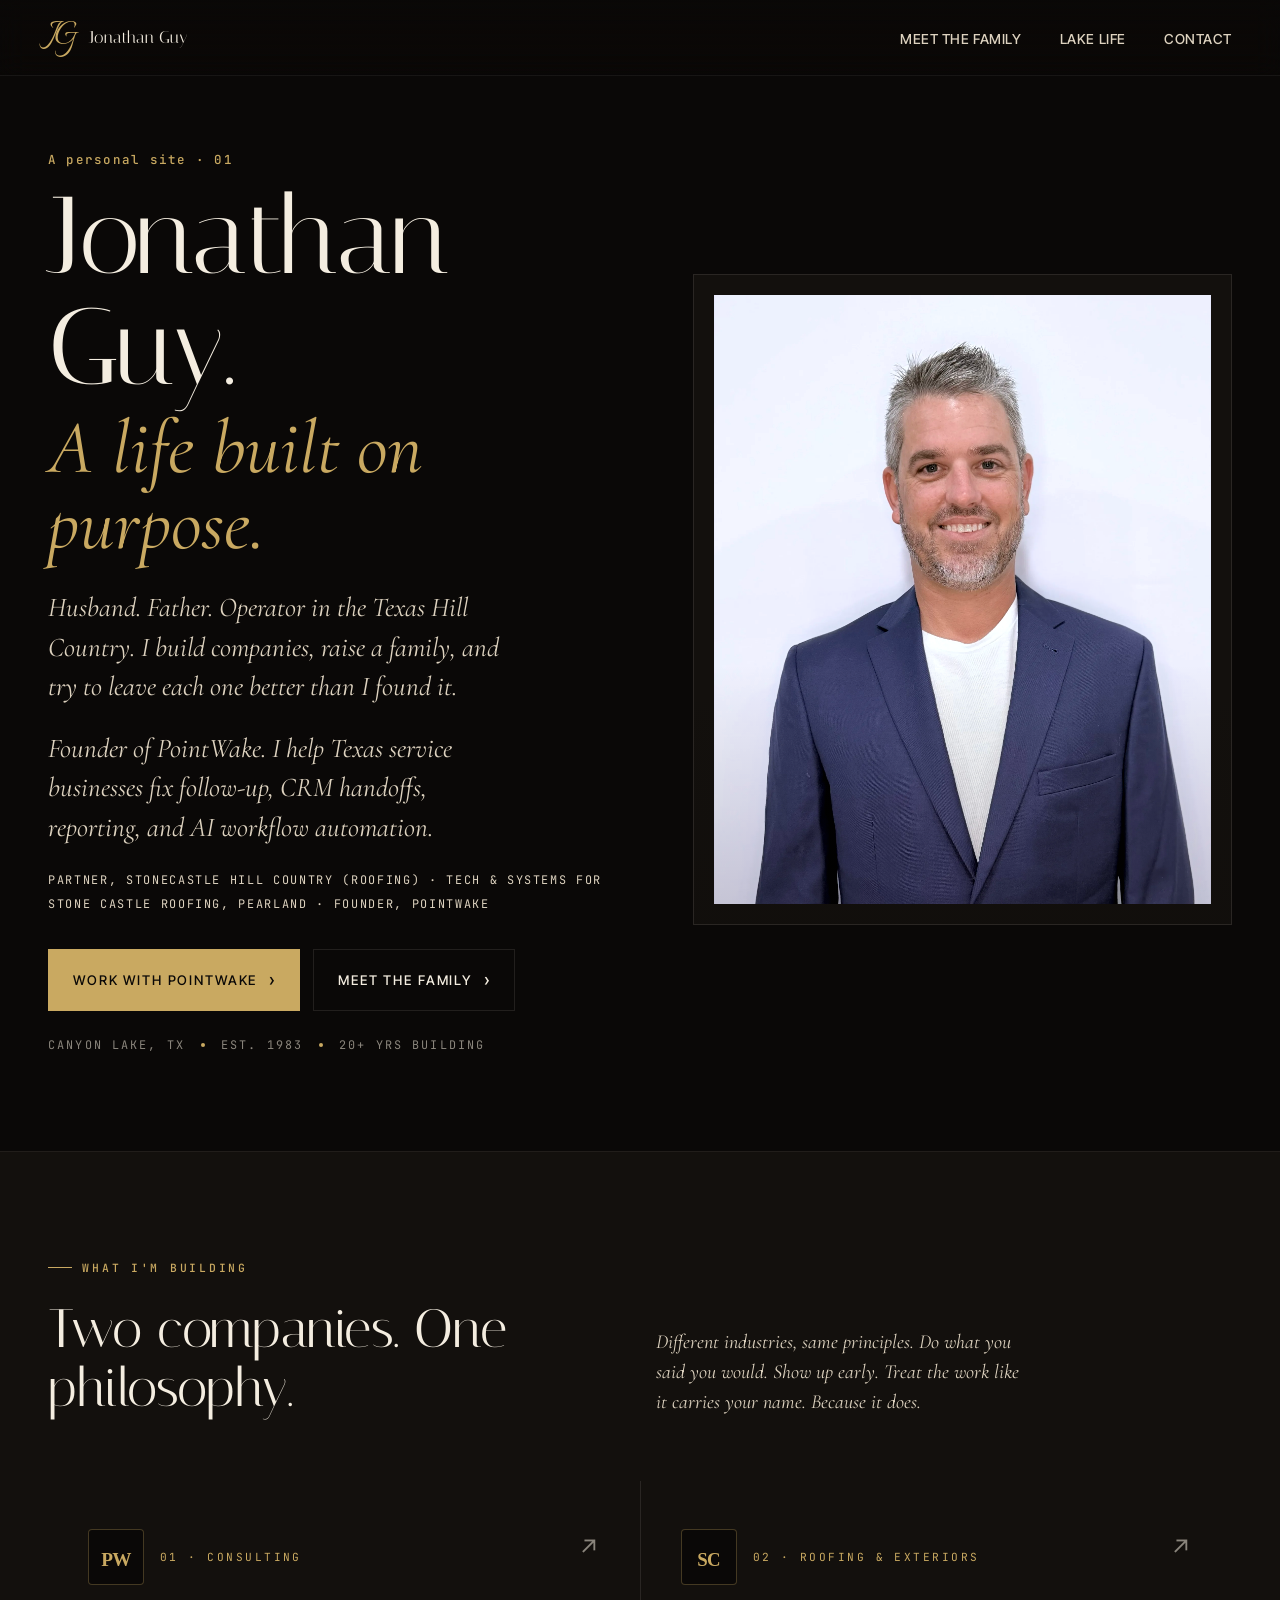
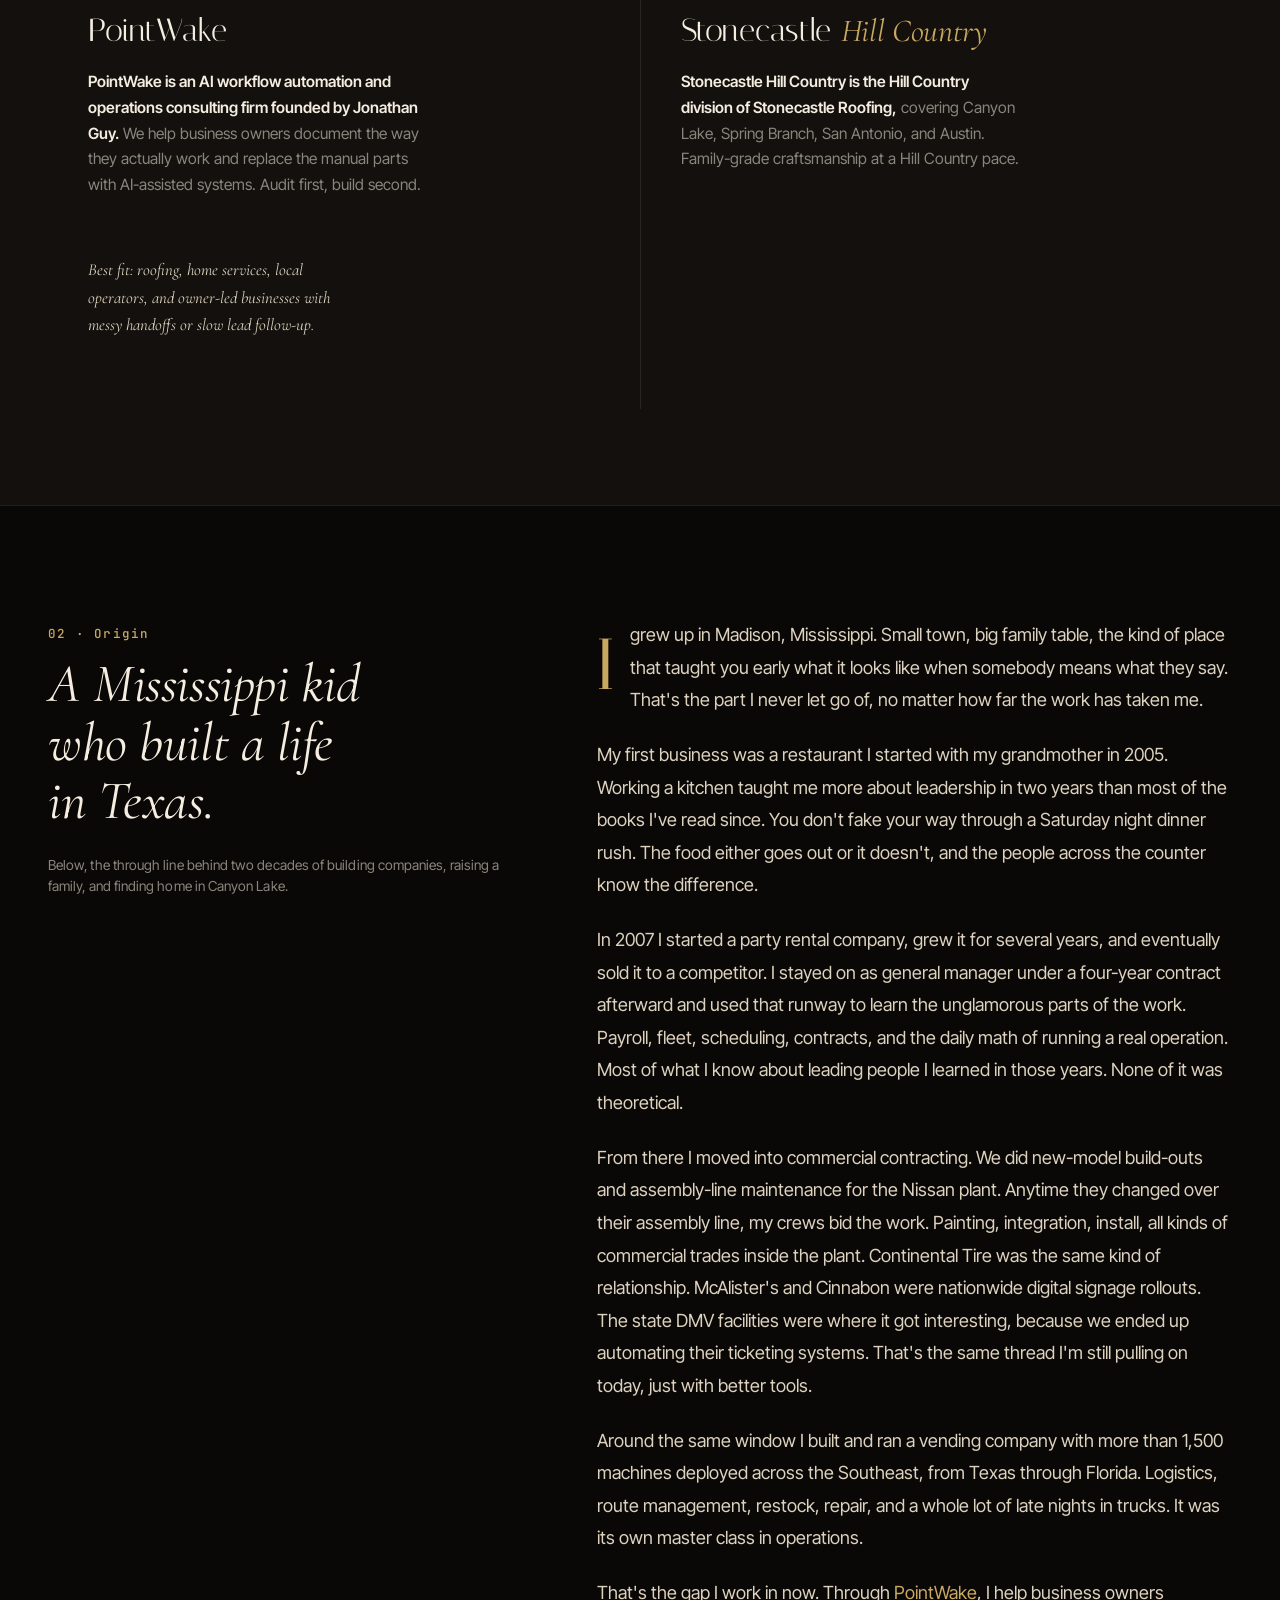
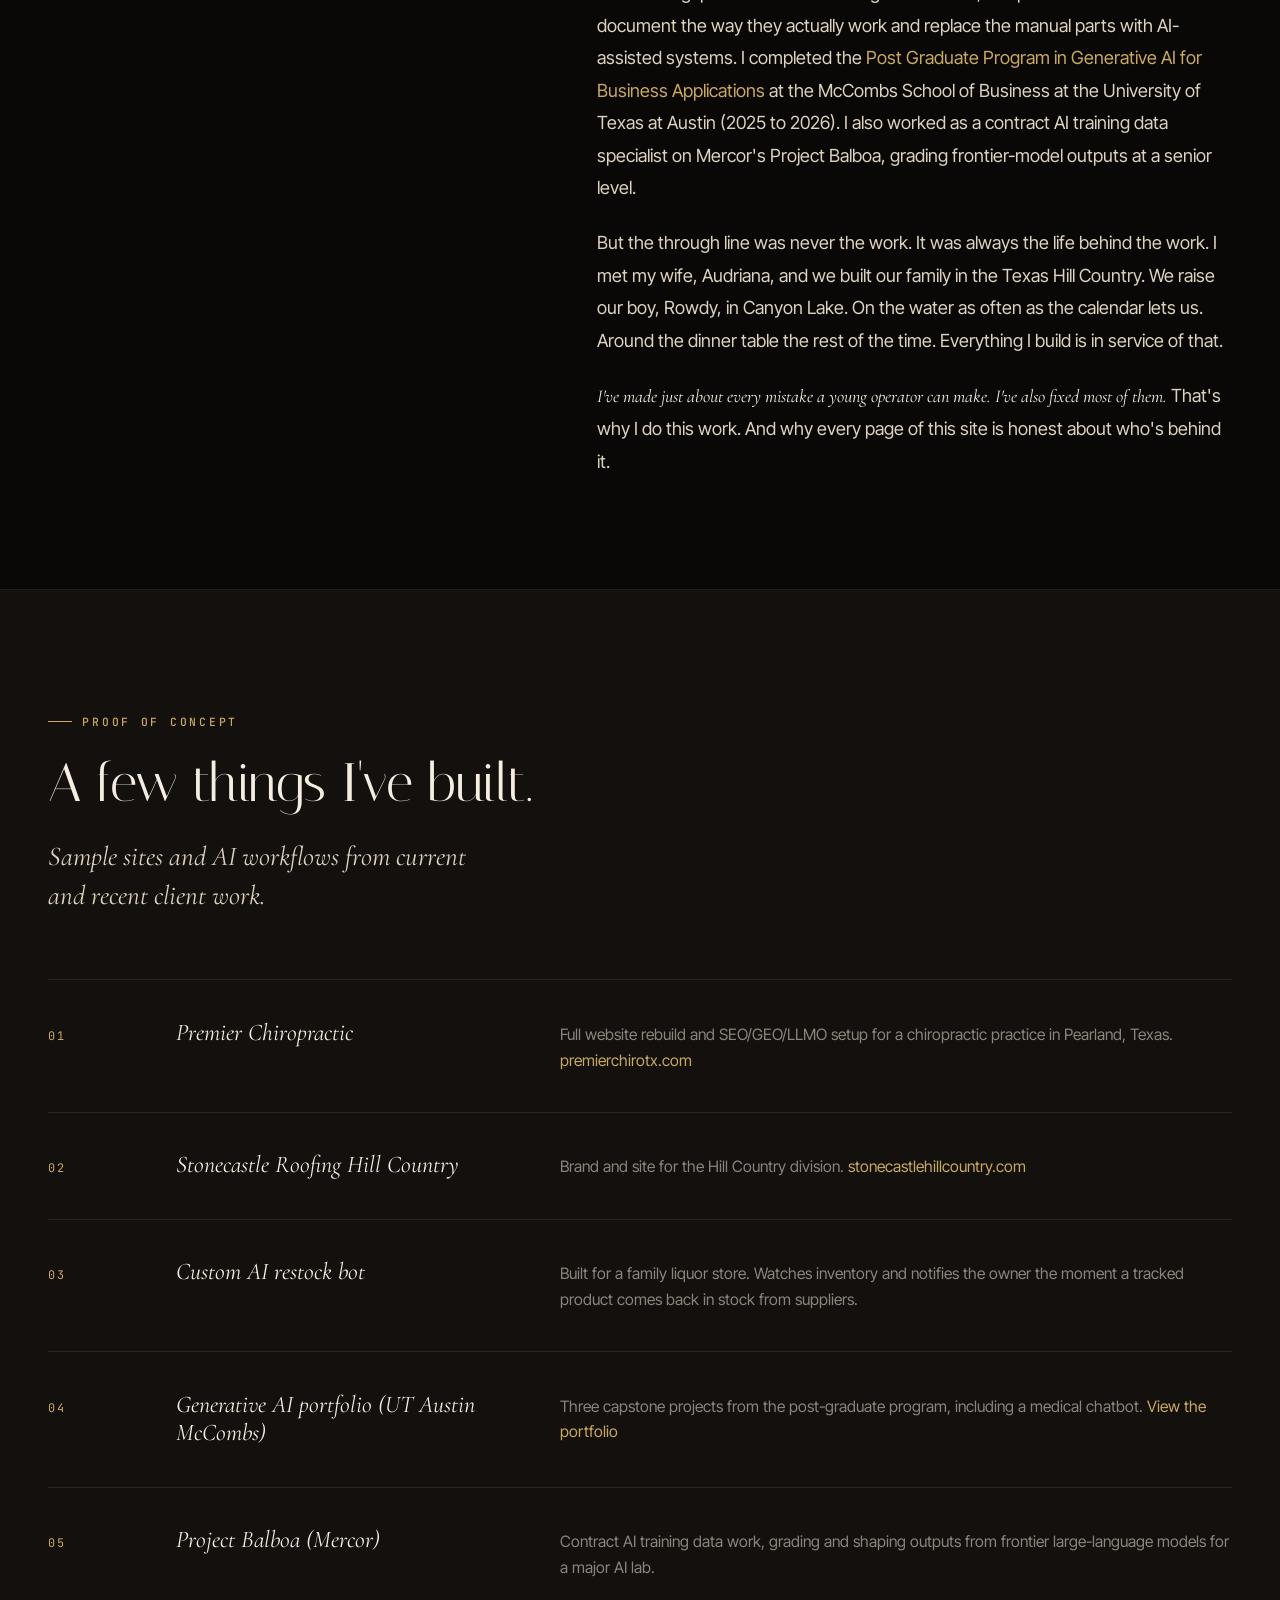
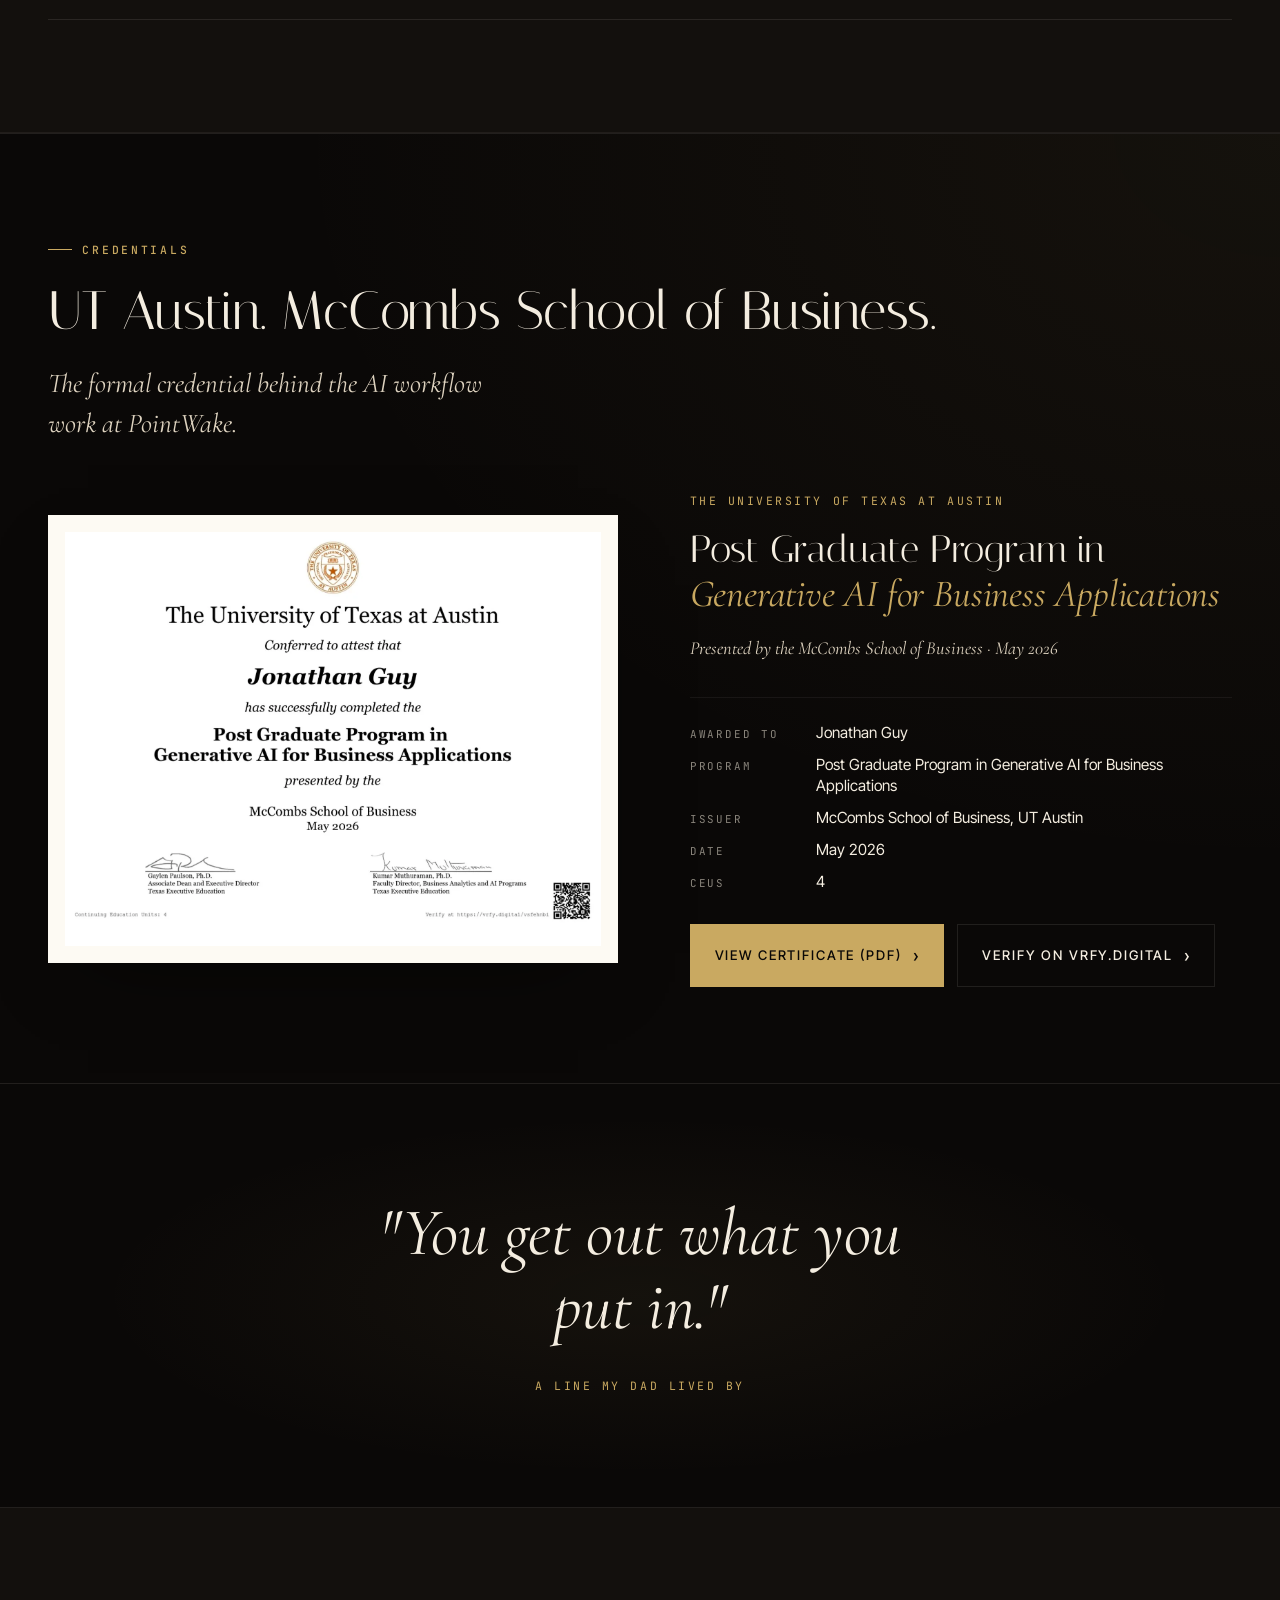
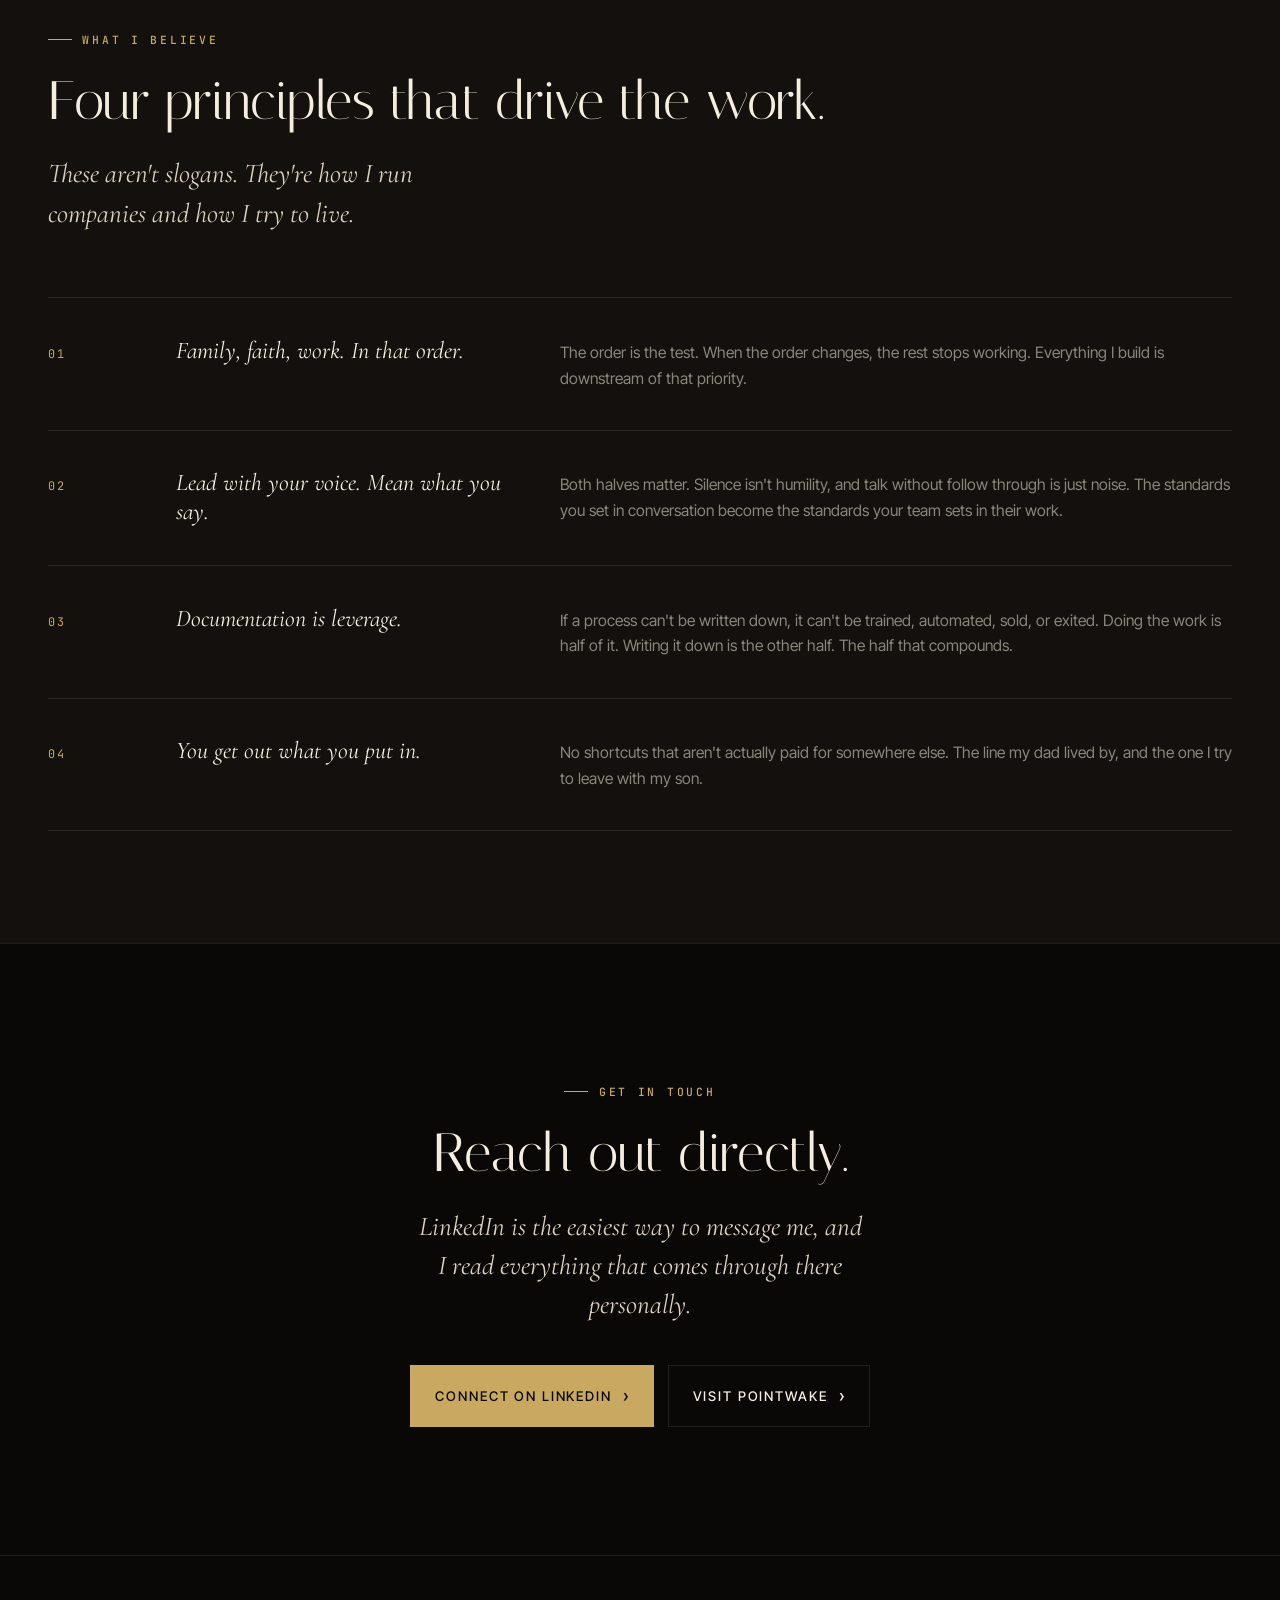
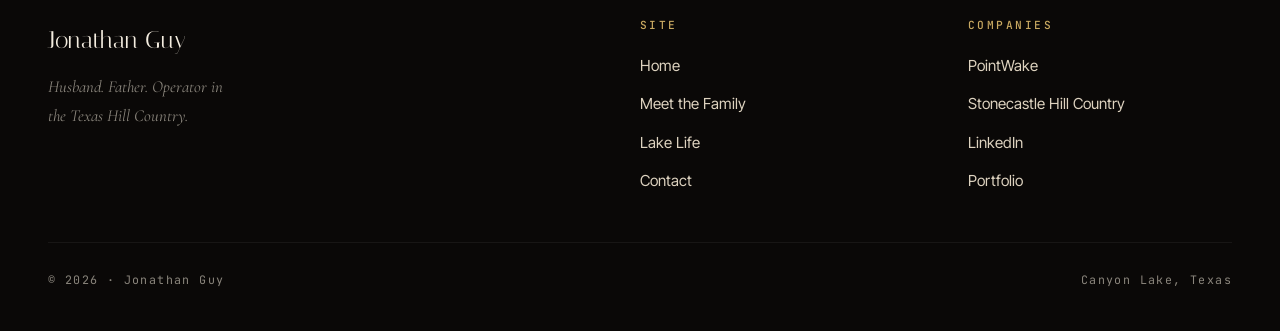
<file: index.html>
<!DOCTYPE html>
<html lang="en">
<head>
<meta charset="UTF-8" />
<meta name="viewport" content="width=device-width, initial-scale=1.0" />
<meta name="theme-color" content="#0a0807" />

<title>Jonathan Guy | Founder of PointWake | Roofing Company Partner &amp; Operator in Canyon Lake, TX</title>
<meta name="description" content="Founder of PointWake and partner in a Texas Hill Country roofing company. I build the AI systems that run my own company, then sell those same systems to Texas service businesses." />
<meta name="keywords" content="Jonathan Guy, PointWake, Stonecastle Roofing Hill Country, Canyon Lake Texas, AI workflow automation, generative AI for business, McCombs UT Austin generative AI, Texas Hill Country operator" />
<meta name="author" content="Jonathan Guy" />
<meta name="robots" content="index, follow, max-image-preview:large, max-snippet:-1, max-video-preview:-1" />
<link rel="canonical" href="https://thejonathanguy.com/" />

<!-- Search Engine Verification: thejonathanguy.com is verified in Google Search Console via DNS (sc-domain property). Bing verification will be added when Bing Webmaster Tools is set up. -->

<meta property="og:type" content="website" />
<meta property="og:site_name" content="TheJonathanGuy.com" />
<meta property="og:title" content="Jonathan Guy. Operator. Builder. Texas Hill Country." />
<meta property="og:description" content="Founder of PointWake. Husband, father, and operator in the Texas Hill Country." />
<meta property="og:url" content="https://thejonathanguy.com/" />
<meta property="og:image" content="https://thejonathanguy.com/images/img_9665.jpg" />
<meta property="og:image:width" content="1959" />
<meta property="og:image:height" content="2400" />
<meta property="og:locale" content="en_US" />

<meta name="twitter:card" content="summary_large_image" />
<meta name="twitter:title" content="Jonathan Guy. Operator. Builder. Texas Hill Country." />
<meta name="twitter:description" content="Founder of PointWake. Husband, father, and operator in the Texas Hill Country." />
<meta name="twitter:image" content="https://thejonathanguy.com/images/img_9665.jpg" />

<!-- Performance: preconnect + font display swap -->
<link rel="preconnect" href="https://fonts.googleapis.com" />
<link rel="preconnect" href="https://fonts.gstatic.com" crossorigin />
<link rel="preconnect" href="https://www.googletagmanager.com" />
<link rel="stylesheet" href="https://fonts.googleapis.com/css2?family=Italiana&family=Italianno&family=Cormorant+Garamond:ital,wght@0,400;0,500;0,600;1,400;1,500&family=Inter+Tight:wght@400;500;600&family=JetBrains+Mono:wght@400;500&display=swap" />

<!-- Preload hero portrait for faster LCP -->
<link rel="preload" as="image" href="/images/img_9665.webp" type="image/webp" fetchpriority="high" />

<link rel="stylesheet" href="/style.css" />
<link rel="icon" type="image/svg+xml" href="/favicon.svg" />

<!-- ============================================================
     STRUCTURED DATA (JSON-LD)
     Person + Organization + ProfessionalService + WebSite
     for entity disambiguation, knowledge graph, and LLM ingestion
     ============================================================ -->
<script type="application/ld+json">
{
  "@context": "https://schema.org",
  "@type": "Person",
  "@id": "https://thejonathanguy.com/#person",
  "name": "Jonathan Guy",
  "givenName": "Jonathan",
  "familyName": "Guy",
  "jobTitle": "Founder, PointWake",
  "description": "Texas-based operator and builder. Founder of PointWake, an AI workflow automation and operations consulting firm. Partner in Stonecastle Hill Country, a Texas Hill Country roofing company. Post-graduate in Generative AI for Business at the University of Texas at Austin, McCombs School of Business.",
  "url": "https://thejonathanguy.com/",
  "image": "https://thejonathanguy.com/images/img_9665.jpg",
  "address": {
    "@type": "PostalAddress",
    "addressLocality": "Canyon Lake",
    "addressRegion": "TX",
    "postalCode": "78133",
    "addressCountry": "US"
  },
  "homeLocation": {
    "@type": "Place",
    "name": "Canyon Lake, Texas",
    "address": {
      "@type": "PostalAddress",
      "addressLocality": "Canyon Lake",
      "addressRegion": "TX",
      "addressCountry": "US"
    }
  },
  "alumniOf": [
    {
      "@type": "CollegeOrUniversity",
      "name": "University of Texas at Austin, McCombs School of Business",
      "sameAs": "https://www.mccombs.utexas.edu/",
      "description": "Post Graduate Program in Generative AI for Business Applications (completed May 2026)"
    },
    {
      "@type": "EducationalOrganization",
      "name": "Madison Central High School",
      "address": { "@type": "PostalAddress", "addressLocality": "Madison", "addressRegion": "MS", "addressCountry": "US" }
    }
  ],
  "hasCredential": {
    "@type": "EducationalOccupationalCredential",
    "name": "Post Graduate Program in Generative AI for Business Applications",
    "credentialCategory": "Postgraduate Certificate",
    "recognizedBy": {
      "@type": "CollegeOrUniversity",
      "name": "University of Texas at Austin, McCombs School of Business"
    },
    "validIn": { "@type": "Country", "name": "United States" },
    "url": "https://thejonathanguy.com/credentials/jonathan-guy-ut-austin-mccombs-genai-2026.pdf",
    "dateCreated": "2026-05",
    "identifier": "vsfehnbi"
  },
  "worksFor": [
    { "@id": "https://pointwake.com/#org" },
    { "@id": "https://stonecastlehillcountry.com/#org" }
  ],
  "founder": [
    { "@id": "https://pointwake.com/#org" }
  ],
  "knowsAbout": [
    "AI workflow automation",
    "Generative AI for business",
    "CRM architecture",
    "Operations consulting",
    "Salesforce",
    "GoHighLevel",
    "Process automation",
    "Commercial contracting",
    "Business process modeling",
    "API integration",
    "Prompt engineering"
  ],
  "sameAs": [
    "https://www.linkedin.com/in/jonathan-guy-",
    "https://www.mygreatlearning.com/eportfolio/jonathan-guy",
    "https://pointwake.com/",
    "https://stonecastlehillcountry.com/"
  ],
  "slogan": "You get out what you put in."
}
</script>

<script type="application/ld+json">
{
  "@context": "https://schema.org",
  "@type": "Organization",
  "@id": "https://pointwake.com/#org",
  "name": "PointWake",
  "url": "https://pointwake.com/",
  "description": "PointWake is an AI workflow automation and operations consulting firm. PointWake helps business owners document the way they actually work and replace the manual parts with AI-assisted systems. Audit-first methodology.",
  "founder": { "@id": "https://thejonathanguy.com/#person" },
  "foundingDate": "2025",
  "areaServed": [
    { "@type": "AdministrativeArea", "name": "Texas" },
    { "@type": "Country", "name": "United States" }
  ],
  "address": {
    "@type": "PostalAddress",
    "addressLocality": "Canyon Lake",
    "addressRegion": "TX",
    "addressCountry": "US"
  },
  "sameAs": [
    "https://thejonathanguy.com/"
  ]
}
</script>

<script type="application/ld+json">
{
  "@context": "https://schema.org",
  "@type": "Organization",
  "@id": "https://stonecastlehillcountry.com/#org",
  "name": "Stonecastle Roofing Hill Country",
  "alternateName": "Stonecastle Hill Country",
  "url": "https://stonecastlehillcountry.com/",
  "description": "Stonecastle Roofing Hill Country is the Hill Country division of Stonecastle Roofing, providing roofing and exterior work across Canyon Lake, Spring Branch, San Antonio, and Austin, Texas.",
  "areaServed": [
    { "@type": "City", "name": "Canyon Lake, TX" },
    { "@type": "City", "name": "Spring Branch, TX" },
    { "@type": "City", "name": "San Antonio, TX" },
    { "@type": "City", "name": "Austin, TX" }
  ]
}
</script>

<script type="application/ld+json">
{
  "@context": "https://schema.org",
  "@type": "ProfessionalService",
  "@id": "https://thejonathanguy.com/#service",
  "name": "Jonathan Guy and PointWake",
  "url": "https://thejonathanguy.com/",
  "image": "https://thejonathanguy.com/images/img_9665.jpg",
  "telephone": "",
  "priceRange": "$$$",
  "address": {
    "@type": "PostalAddress",
    "addressLocality": "Canyon Lake",
    "addressRegion": "TX",
    "addressCountry": "US"
  },
  "geo": {
    "@type": "GeoCoordinates",
    "latitude": "29.8772",
    "longitude": "-98.2614"
  },
  "areaServed": [
    { "@type": "City", "name": "Canyon Lake, TX" },
    { "@type": "City", "name": "San Antonio, TX" },
    { "@type": "City", "name": "Austin, TX" },
    { "@type": "AdministrativeArea", "name": "Texas" },
    { "@type": "Country", "name": "United States" }
  ],
  "founder": { "@id": "https://thejonathanguy.com/#person" }
}
</script>

<script type="application/ld+json">
{
  "@context": "https://schema.org",
  "@type": "WebSite",
  "@id": "https://thejonathanguy.com/#website",
  "url": "https://thejonathanguy.com/",
  "name": "TheJonathanGuy.com",
  "description": "Personal site of Jonathan Guy. Operator, builder, and founder of PointWake in the Texas Hill Country.",
  "inLanguage": "en-US",
  "publisher": { "@id": "https://thejonathanguy.com/#person" }
}
</script>

<!-- Google Analytics 4 (gtag.js) — paste GA4 measurement ID below to activate. Until activated, no analytics requests fire. -->
<!--
<script async src="https://www.googletagmanager.com/gtag/js?id=G-XXXXXXXXXX"></script>
<script>
  window.dataLayer = window.dataLayer || [];
  function gtag(){dataLayer.push(arguments);}
  gtag('js', new Date());
  gtag('config', 'G-XXXXXXXXXX', { 'anonymize_ip': true });
</script>
-->
</head>

<body>
<a class="skip-link" href="#main">Skip to content</a>

<header class="site-header">
  <div class="container">
    <nav class="nav" aria-label="Primary">
      <a href="/" class="brand">
        <span class="mark" aria-hidden="true">JG</span>
        <span class="name">Jonathan Guy</span>
      </a>
      <ul class="nav-links">
        <li><a href="/family.html">Meet the Family</a></li>
        <li><a href="/lake-life.html">Lake Life</a></li>
        <li><a href="/contact.html">Contact</a></li>
      </ul>
      <button class="nav-toggle" aria-label="Open menu" aria-expanded="false" aria-controls="mobile-panel">
        <svg width="18" height="14" viewBox="0 0 18 14" fill="none" stroke="currentColor" stroke-width="1.5" aria-hidden="true"><path d="M0 1h18M0 7h18M0 13h12"/></svg>
      </button>
    </nav>
  </div>
  <div class="mobile-panel" id="mobile-panel">
    <ul>
      <li><a href="/">Home</a></li>
      <li><a href="/family.html">Meet the Family</a></li>
      <li><a href="/lake-life.html">Lake Life</a></li>
      <li><a href="/contact.html">Contact</a></li>
    </ul>
  </div>
</header>

<main id="main">

  <!-- HERO -->
  <section class="hero">
    <div class="container">
      <div class="hero-grid">
        <div class="reveal">
          <div class="section-num">A personal site · 01</div>
          <h1>
            Jonathan Guy.
            <span class="ital">A life built on purpose.</span>
          </h1>
          <p class="lede">
            Husband. Father. Operator in the Texas Hill Country.
            I build companies, raise a family, and try to leave each one better than I found it.
          </p>
          <p class="lede" style="margin-top: 1rem; color: var(--c-cream-soft); font-style: italic; font-family: 'Cormorant Garamond', Georgia, serif;">
            Founder of PointWake. I help Texas service businesses fix follow-up, CRM handoffs, reporting, and AI workflow automation.
          </p>
          <p style="margin-top: 1rem; font-family: var(--f-mono); font-size: 0.74rem; letter-spacing: 0.14em; text-transform: uppercase; color: var(--c-cream-soft); line-height: 2;">
            Partner, Stonecastle Hill Country (roofing) &middot; Tech &amp; systems for Stone Castle Roofing, Pearland &middot; Founder, PointWake
          </p>
          <div class="btn-row" style="margin-top: 2rem;">
            <a href="https://pointwake.com/" rel="noopener" class="btn btn-primary">Work with PointWake</a>
            <a href="/family.html" class="btn btn-ghost">Meet the family</a>
          </div>
          <div class="hero-meta">
            <span>Canyon Lake, TX</span>
            <span class="dot" aria-hidden="true"></span>
            <span>Est. 1983</span>
            <span class="dot" aria-hidden="true"></span>
            <span>20+ yrs building</span>
          </div>
        </div>
        <div class="hero-portrait reveal">
          <picture>
            <source srcset="/images/img_9665.webp" type="image/webp" />
            <img src="/images/img_9665.jpg"
                 alt="Jonathan Guy, founder of PointWake, photographed in Canyon Lake, Texas"
                 width="1959" height="2400" loading="eager" fetchpriority="high" decoding="async" />
          </picture>
        </div>
      </div>
    </div>
  </section>

  <!-- COMPANIES -->
  <section class="companies" id="companies">
    <div class="container">
      <div class="companies-head reveal">
        <div>
          <span class="eyebrow">What I'm building</span>
          <h2>Two companies. One philosophy.</h2>
        </div>
        <p style="font-family: 'Cormorant Garamond', Georgia, serif; font-style: italic; font-size: 1.25rem; color: var(--c-cream-soft); max-width: 42ch; line-height: 1.5;">
          Different industries, same principles. Do what you said you would. Show up early. Treat the work like it carries your name. Because it does.
        </p>
      </div>

      <div class="companies-grid reveal">
        <a href="https://pointwake.com/" rel="noopener me" class="company">
          <div class="company-logo-row">
            <span class="company-logo" aria-hidden="true">
              <img src="/images/logo-pointwake.svg" alt="" width="56" height="56" loading="lazy" />
            </span>
            <span class="company-eyebrow">01 · Consulting</span>
          </div>
          <h3>PointWake</h3>
          <p><strong>PointWake is an AI workflow automation and operations consulting firm founded by Jonathan Guy.</strong> We help business owners document the way they actually work and replace the manual parts with AI-assisted systems. Audit first, build second.</p>
          <p style="margin-top: 1rem; font-family: 'Cormorant Garamond', Georgia, serif; font-style: italic; color: var(--c-cream-soft); font-size: 1.05rem;">Best fit: roofing, home services, local operators, and owner-led businesses with messy handoffs or slow lead follow-up.</p>
          <span class="company-arrow" aria-hidden="true">↗</span>
        </a>
        <a href="https://stonecastlehillcountry.com/" rel="noopener me" class="company">
          <div class="company-logo-row">
            <span class="company-logo" aria-hidden="true">
              <img src="/images/logo-stonecastle.svg" alt="" width="56" height="56" loading="lazy" />
            </span>
            <span class="company-eyebrow">02 · Roofing &amp; Exteriors</span>
          </div>
          <h3>Stonecastle <span class="serif-ital" style="color: var(--c-gold);">Hill Country</span></h3>
          <p><strong>Stonecastle Hill Country is the Hill Country division of Stonecastle Roofing,</strong> covering Canyon Lake, Spring Branch, San Antonio, and Austin. Family-grade craftsmanship at a Hill Country pace.</p>
          <span class="company-arrow" aria-hidden="true">↗</span>
        </a>
      </div>
    </div>
  </section>

  <!-- ORIGIN STORY -->
  <section class="story">
    <div class="container">
      <div class="story-grid">
        <aside class="story-aside reveal">
          <div class="section-num">02 · Origin</div>
          <h2 class="serif-ital">A Mississippi kid<br/>who built a life<br/>in Texas.</h2>
          <p class="caption" style="margin-top: 1.5rem;">
            Below, the through line behind two decades of building companies, raising a family, and finding home in Canyon Lake.
          </p>
        </aside>
        <div class="story-body reveal">
          <p>
            I grew up in Madison, Mississippi. Small town, big family table, the kind of place that taught you early what it looks like when somebody means what they say. That's the part I never let go of, no matter how far the work has taken me.
          </p>
          <p>
            My first business was a restaurant I started with my grandmother in 2005. Working a kitchen taught me more about leadership in two years than most of the books I've read since. You don't fake your way through a Saturday night dinner rush. The food either goes out or it doesn't, and the people across the counter know the difference.
          </p>
          <p>
            In 2007 I started a party rental company, grew it for several years, and eventually sold it to a competitor. I stayed on as general manager under a four-year contract afterward and used that runway to learn the unglamorous parts of the work. Payroll, fleet, scheduling, contracts, and the daily math of running a real operation. Most of what I know about leading people I learned in those years. None of it was theoretical.
          </p>
          <p>
            From there I moved into commercial contracting. We did new-model build-outs and assembly-line maintenance for the Nissan plant. Anytime they changed over their assembly line, my crews bid the work. Painting, integration, install, all kinds of commercial trades inside the plant. Continental Tire was the same kind of relationship. McAlister's and Cinnabon were nationwide digital signage rollouts. The state DMV facilities were where it got interesting, because we ended up automating their ticketing systems. That's the same thread I'm still pulling on today, just with better tools.
          </p>
          <p>
            Around the same window I built and ran a vending company with more than 1,500 machines deployed across the Southeast, from Texas through Florida. Logistics, route management, restock, repair, and a whole lot of late nights in trucks. It was its own master class in operations.
          </p>
          <p>
            That's the gap I work in now. Through <a href="https://pointwake.com/" rel="noopener me">PointWake</a>, I help business owners document the way they actually work and replace the manual parts with AI-assisted systems. I completed the <a href="#credentials">Post Graduate Program in Generative AI for Business Applications</a> at the McCombs School of Business at the University of Texas at Austin (2025 to 2026). I also worked as a contract AI training data specialist on Mercor's Project Balboa, grading frontier-model outputs at a senior level.
          </p>
          <p>
            But the through line was never the work. It was always the life behind the work. I met my wife, Audriana, and we built our family in the Texas Hill Country. We raise our boy, Rowdy, in Canyon Lake. On the water as often as the calendar lets us. Around the dinner table the rest of the time. Everything I build is in service of that.
          </p>
          <p>
            <em>I've made just about every mistake a young operator can make. I've also fixed most of them.</em> That's why I do this work. And why every page of this site is honest about who's behind it.
          </p>
        </div>
      </div>
    </div>
  </section>

  <!-- PROOF OF CONCEPT -->
  <section class="beliefs" id="work">
    <div class="container">
      <div class="reveal">
        <span class="eyebrow">Proof of concept</span>
        <h2>A few things I've built.</h2>
        <p class="lede" style="margin-top: 1.5rem;">
          Sample sites and AI workflows from current and recent client work.
        </p>
      </div>

      <div class="beliefs-grid reveal">
        <article class="belief">
          <div class="belief-num">01</div>
          <div class="belief-title">Premier Chiropractic</div>
          <div class="belief-detail">Full website rebuild and SEO/GEO/LLMO setup for a chiropractic practice in Pearland, Texas. <a href="https://premierchirotx.com/" rel="noopener">premierchirotx.com</a></div>
        </article>
        <article class="belief">
          <div class="belief-num">02</div>
          <div class="belief-title">Stonecastle Roofing Hill Country</div>
          <div class="belief-detail">Brand and site for the Hill Country division. <a href="https://stonecastlehillcountry.com/" rel="noopener me">stonecastlehillcountry.com</a></div>
        </article>
        <article class="belief">
          <div class="belief-num">03</div>
          <div class="belief-title">Custom AI restock bot</div>
          <div class="belief-detail">Built for a family liquor store. Watches inventory and notifies the owner the moment a tracked product comes back in stock from suppliers.</div>
        </article>
        <article class="belief">
          <div class="belief-num">04</div>
          <div class="belief-title">Generative AI portfolio (UT Austin McCombs)</div>
          <div class="belief-detail">Three capstone projects from the post-graduate program, including a medical chatbot. <a href="https://www.mygreatlearning.com/eportfolio/jonathan-guy" rel="noopener me">View the portfolio</a></div>
        </article>
        <article class="belief">
          <div class="belief-num">05</div>
          <div class="belief-title">Project Balboa (Mercor)</div>
          <div class="belief-detail">Contract AI training data work, grading and shaping outputs from frontier large-language models for a major AI lab.</div>
        </article>
      </div>
    </div>
  </section>

  <!-- CREDENTIALS -->
  <section class="credentials" id="credentials">
    <div class="container">
      <div class="reveal" style="margin-bottom: 3rem;">
        <span class="eyebrow">Credentials</span>
        <h2>UT Austin. McCombs School of Business.</h2>
        <p class="lede" style="margin-top: 1.5rem;">
          The formal credential behind the AI workflow work at PointWake.
        </p>
      </div>

      <div class="cert-grid reveal">
        <a class="cert-card" href="/credentials/jonathan-guy-ut-austin-mccombs-genai-2026.pdf" rel="noopener" aria-label="View the certificate as PDF">
          <picture>
            <source srcset="/credentials/ut-mccombs-cert.webp" type="image/webp" />
            <img src="/credentials/ut-mccombs-cert.jpg"
                 alt="Certificate from The University of Texas at Austin, McCombs School of Business, conferring the Post Graduate Program in Generative AI for Business Applications to Jonathan Guy, May 2026"
                 width="1553" height="1200" loading="lazy" decoding="async" />
          </picture>
        </a>
        <div class="cert-detail">
          <div class="cert-issuer">The University of Texas at Austin</div>
          <h3 class="cert-title">Post Graduate Program in <span class="serif-ital" style="color: var(--c-gold);">Generative AI for Business Applications</span></h3>
          <p class="cert-presented">Presented by the McCombs School of Business · May 2026</p>
          <ul class="cert-meta">
            <li><span class="cert-label">Awarded to</span><span class="cert-value">Jonathan Guy</span></li>
            <li><span class="cert-label">Program</span><span class="cert-value">Post Graduate Program in Generative AI for Business Applications</span></li>
            <li><span class="cert-label">Issuer</span><span class="cert-value">McCombs School of Business, UT Austin</span></li>
            <li><span class="cert-label">Date</span><span class="cert-value">May 2026</span></li>
            <li><span class="cert-label">CEUs</span><span class="cert-value">4</span></li>
          </ul>
          <div class="btn-row" style="margin-top: 2rem;">
            <a href="/credentials/jonathan-guy-ut-austin-mccombs-genai-2026.pdf" rel="noopener" class="btn btn-primary">View certificate (PDF)</a>
            <a href="https://vrfy.digital/vsfehnbi" rel="noopener" class="btn btn-ghost">Verify on vrfy.digital</a>
          </div>
        </div>
      </div>
    </div>

    <script type="application/ld+json">
    {
      "@context": "https://schema.org",
      "@type": "EducationalOccupationalCredential",
      "name": "Post Graduate Program in Generative AI for Business Applications",
      "credentialCategory": "Post Graduate Certificate",
      "educationalLevel": "Post Graduate",
      "recognizedBy": {
        "@type": "CollegeOrUniversity",
        "name": "The University of Texas at Austin, McCombs School of Business",
        "url": "https://www.mccombs.utexas.edu/"
      },
      "url": "https://thejonathanguy.com/credentials/jonathan-guy-ut-austin-mccombs-genai-2026.pdf",
      "validIn": { "@type": "Country", "name": "US" },
      "dateCreated": "2026-05",
      "competencyRequired": [
        "Generative AI for business",
        "AI workflow automation",
        "Prompt engineering",
        "Large language model applications"
      ],
      "about": { "@id": "https://thejonathanguy.com/#person" }
    }
    </script>
  </section>

  <!-- TAGLINE PULL QUOTE -->
  <section class="pullquote reveal">
    <div class="container">
      <p class="pullquote-text">"You get out what you put in."</p>
      <div class="pullquote-attr">A line my dad lived by</div>
    </div>
  </section>

  <!-- BELIEFS -->
  <section class="beliefs" id="beliefs" style="border-top: none;">
    <div class="container">
      <div class="reveal">
        <span class="eyebrow">What I believe</span>
        <h2>Four principles that drive the work.</h2>
        <p class="lede" style="margin-top: 1.5rem;">
          These aren't slogans. They're how I run companies and how I try to live.
        </p>
      </div>

      <div class="beliefs-grid reveal">
        <article class="belief">
          <div class="belief-num">01</div>
          <div class="belief-title">Family, faith, work. In that order.</div>
          <div class="belief-detail">The order is the test. When the order changes, the rest stops working. Everything I build is downstream of that priority.</div>
        </article>
        <article class="belief">
          <div class="belief-num">02</div>
          <div class="belief-title">Lead with your voice. Mean what you say.</div>
          <div class="belief-detail">Both halves matter. Silence isn't humility, and talk without follow through is just noise. The standards you set in conversation become the standards your team sets in their work.</div>
        </article>
        <article class="belief">
          <div class="belief-num">03</div>
          <div class="belief-title">Documentation is leverage.</div>
          <div class="belief-detail">If a process can't be written down, it can't be trained, automated, sold, or exited. Doing the work is half of it. Writing it down is the other half. The half that compounds.</div>
        </article>
        <article class="belief">
          <div class="belief-num">04</div>
          <div class="belief-title">You get out what you put in.</div>
          <div class="belief-detail">No shortcuts that aren't actually paid for somewhere else. The line my dad lived by, and the one I try to leave with my son.</div>
        </article>
      </div>
    </div>
  </section>

  <!-- CTA -->
  <section class="section" style="text-align: center;">
    <div class="container-narrow reveal">
      <span class="eyebrow" style="justify-content: center;">Get in touch</span>
      <h2 style="margin-bottom: 1.5rem;">Reach out directly.</h2>
      <p class="lede" style="margin: 0 auto 2.5rem;">
        LinkedIn is the easiest way to message me, and I read everything that comes through there personally.
      </p>
      <div class="btn-row" style="justify-content: center;">
        <a href="https://www.linkedin.com/in/jonathan-guy-" rel="noopener me" class="btn btn-primary">Connect on LinkedIn</a>
        <a href="https://pointwake.com/" rel="noopener me" class="btn btn-ghost">Visit PointWake</a>
      </div>
    </div>
  </section>

</main>

<footer class="site-footer">
  <div class="container">
    <div class="footer-grid">
      <div>
        <div class="footer-mark">Jonathan Guy</div>
        <div class="footer-tag">Husband. Father. Operator in the Texas Hill Country.</div>
      </div>
      <div class="footer">
        <h5>Site</h5>
        <ul>
          <li><a href="/">Home</a></li>
          <li><a href="/family.html">Meet the Family</a></li>
          <li><a href="/lake-life.html">Lake Life</a></li>
          <li><a href="/contact.html">Contact</a></li>
        </ul>
      </div>
      <div class="footer">
        <h5>Companies</h5>
        <ul>
          <li><a href="https://pointwake.com/" rel="noopener me">PointWake</a></li>
          <li><a href="https://stonecastlehillcountry.com/" rel="noopener me">Stonecastle Hill Country</a></li>
          <li><a href="https://www.linkedin.com/in/jonathan-guy-" rel="noopener me">LinkedIn</a></li>
          <li><a href="https://www.mygreatlearning.com/eportfolio/jonathan-guy" rel="noopener me">Portfolio</a></li>
        </ul>
      </div>
    </div>
    <div class="footer-copy">
      <span>© <span id="current-year">2026</span> · Jonathan Guy</span>
      <span>Canyon Lake, Texas</span>
    </div>
  </div>
</footer>

<script src="/main.js" defer></script>
</body>
</html>
</file>
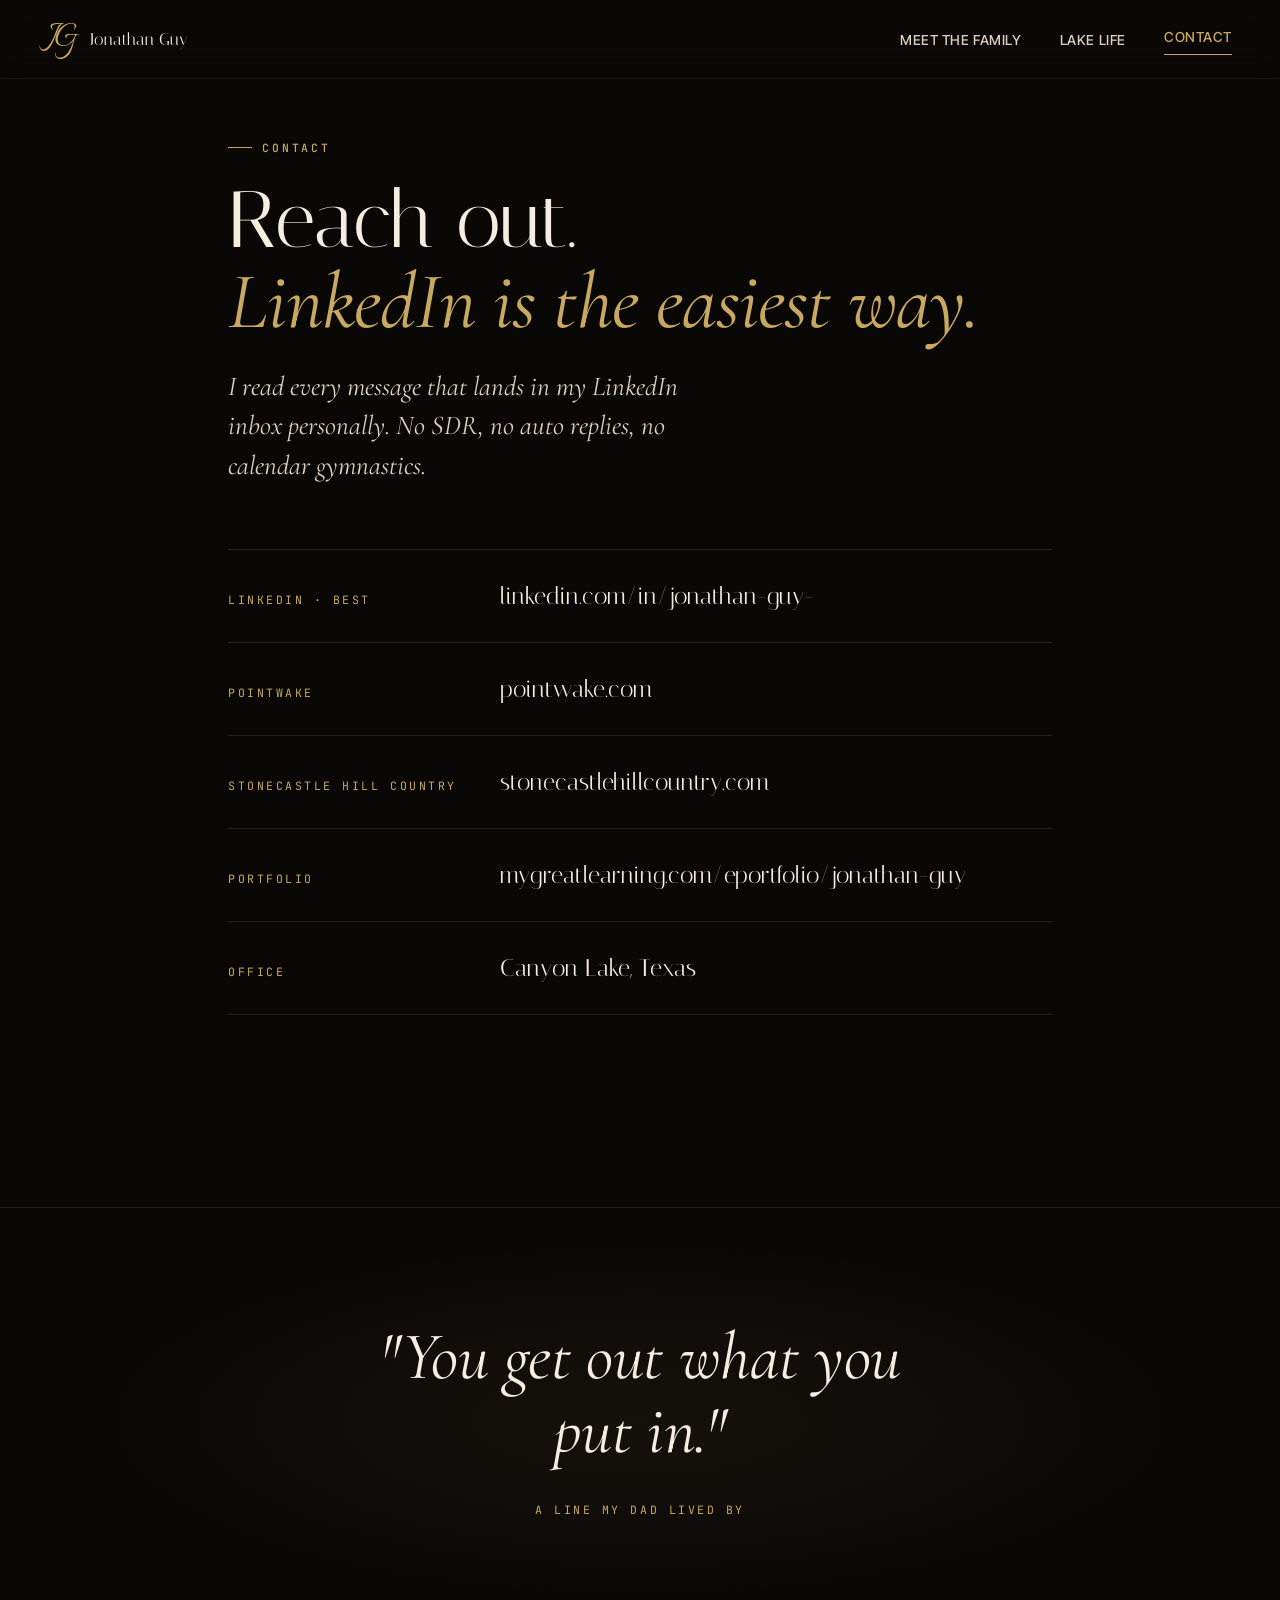
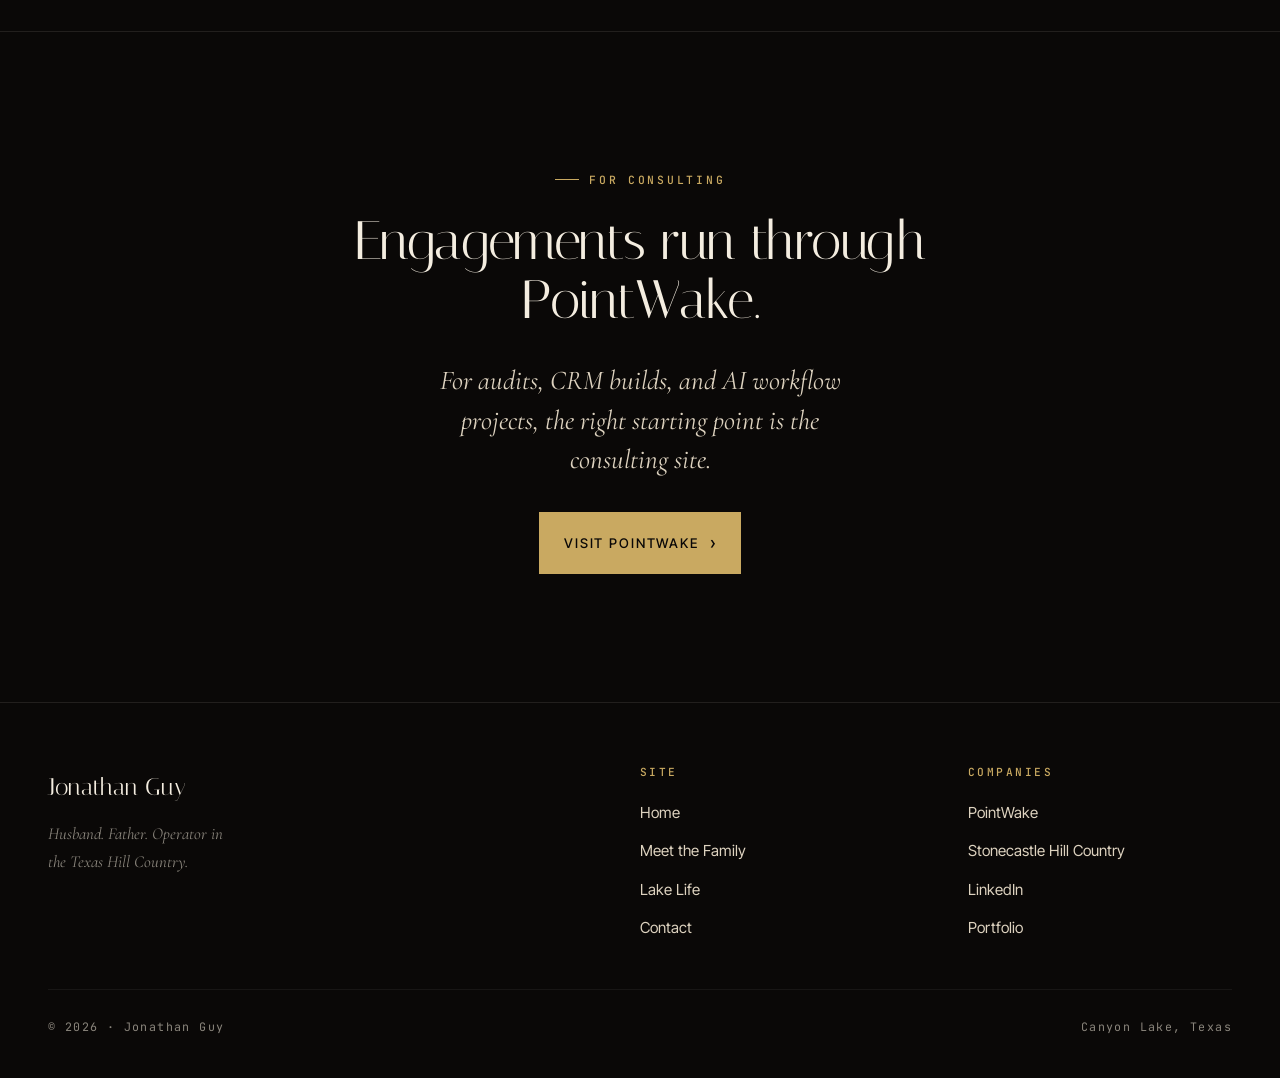
<file: contact.html>
<!DOCTYPE html>
<html lang="en">
<head>
<meta charset="UTF-8" />
<meta name="viewport" content="width=device-width, initial-scale=1.0" />
<meta name="theme-color" content="#0a0807" />

<title>Contact. Jonathan Guy.</title>
<meta name="description" content="Get in touch with Jonathan Guy. LinkedIn is the easiest way to reach me. Plus links to PointWake and Stonecastle Hill Country." />
<meta name="robots" content="index, follow" />
<link rel="canonical" href="https://thejonathanguy.com/contact.html" />

<!-- Search Engine Verification: verified in Google Search Console via DNS (sc-domain property). Bing meta tag will be added when Bing Webmaster Tools is set up. -->

<meta property="og:type" content="website" />
<meta property="og:title" content="Contact. Jonathan Guy." />
<meta property="og:description" content="Reach out directly on LinkedIn. Plus the companies." />
<meta property="og:url" content="https://thejonathanguy.com/contact.html" />
<meta property="og:image" content="https://thejonathanguy.com/images/img_9665.jpg" />
<meta name="twitter:card" content="summary_large_image" />

<link rel="preconnect" href="https://fonts.googleapis.com" />
<link rel="preconnect" href="https://fonts.gstatic.com" crossorigin />
<link rel="preconnect" href="https://www.googletagmanager.com" />
<link rel="stylesheet" href="https://fonts.googleapis.com/css2?family=Italiana&family=Italianno&family=Cormorant+Garamond:ital,wght@0,400;0,500;0,600;1,400;1,500&family=Inter+Tight:wght@400;500;600&family=JetBrains+Mono:wght@400;500&display=swap" />
<link rel="stylesheet" href="/style.css" />
<link rel="icon" type="image/svg+xml" href="/favicon.svg" />

<!-- Google Analytics 4 — paste GA4 measurement ID into the snippet below to activate. -->
<!--
<script async src="https://www.googletagmanager.com/gtag/js?id=G-XXXXXXXXXX"></script>
<script>
  window.dataLayer = window.dataLayer || [];
  function gtag(){dataLayer.push(arguments);}
  gtag('js', new Date());
  gtag('config', 'G-XXXXXXXXXX', { 'anonymize_ip': true });
</script>
-->

<script type="application/ld+json">
{
  "@context": "https://schema.org",
  "@type": "ContactPage",
  "url": "https://thejonathanguy.com/contact.html",
  "name": "Contact Jonathan Guy",
  "about": { "@id": "https://thejonathanguy.com/#person" },
  "mainEntity": {
    "@type": "Person",
    "@id": "https://thejonathanguy.com/#person",
    "name": "Jonathan Guy",
    "address": { "@type": "PostalAddress", "addressLocality": "Canyon Lake", "addressRegion": "TX", "addressCountry": "US" }
  }
}
</script>
</head>

<body>
<a class="skip-link" href="#main">Skip to content</a>

<header class="site-header">
  <div class="container">
    <nav class="nav" aria-label="Primary">
      <a href="/" class="brand">
        <span class="mark" aria-hidden="true">JG</span>
        <span class="name">Jonathan Guy</span>
      </a>
      <ul class="nav-links">
        <li><a href="/family.html">Meet the Family</a></li>
        <li><a href="/lake-life.html">Lake Life</a></li>
        <li><a href="/contact.html" aria-current="page">Contact</a></li>
      </ul>
      <button class="nav-toggle" aria-label="Open menu" aria-expanded="false" aria-controls="mobile-panel">
        <svg width="18" height="14" viewBox="0 0 18 14" fill="none" stroke="currentColor" stroke-width="1.5"><path d="M0 1h18M0 7h18M0 13h12"/></svg>
      </button>
    </nav>
  </div>
  <div class="mobile-panel" id="mobile-panel">
    <ul>
      <li><a href="/">Home</a></li>
      <li><a href="/family.html">Meet the Family</a></li>
      <li><a href="/lake-life.html">Lake Life</a></li>
      <li><a href="/contact.html">Contact</a></li>
    </ul>
  </div>
</header>

<main id="main">

  <section class="section" style="padding-top: 8rem;">
    <div class="container-narrow reveal">
      <span class="eyebrow">Contact</span>
      <h1 style="font-size: clamp(2.6rem, 6.5vw, 5rem); margin-bottom: 1.5rem;">
        Reach out.
        <span class="serif-ital" style="display: block; color: var(--c-gold);">LinkedIn is the easiest way.</span>
      </h1>
      <p class="lede" style="margin-bottom: 4rem;">
        I read every message that lands in my LinkedIn inbox personally. No SDR, no auto replies, no calendar gymnastics.
      </p>

      <div class="contact-card">
        <div class="contact-row">
          <span class="contact-label">LinkedIn · best</span>
          <span class="contact-value"><a href="https://www.linkedin.com/in/jonathan-guy-" rel="noopener">linkedin.com/in/jonathan-guy-</a></span>
        </div>
        <div class="contact-row">
          <span class="contact-label">PointWake</span>
          <span class="contact-value"><a href="https://pointwake.com/" rel="noopener">pointwake.com</a></span>
        </div>
        <div class="contact-row">
          <span class="contact-label">Stonecastle Hill Country</span>
          <span class="contact-value"><a href="https://stonecastlehillcountry.com/" rel="noopener">stonecastlehillcountry.com</a></span>
        </div>
        <div class="contact-row">
          <span class="contact-label">Portfolio</span>
          <span class="contact-value"><a href="https://www.mygreatlearning.com/eportfolio/jonathan-guy" rel="noopener">mygreatlearning.com/eportfolio/jonathan-guy</a></span>
        </div>
        <div class="contact-row">
          <span class="contact-label">Office</span>
          <span class="contact-value">Canyon Lake, Texas</span>
        </div>
      </div>
    </div>
  </section>

  <section class="pullquote reveal" style="margin-top: 4rem;">
    <div class="container">
      <p class="pullquote-text">"You get out what you put in."</p>
      <div class="pullquote-attr">A line my dad lived by</div>
    </div>
  </section>

  <section class="section" style="text-align: center;">
    <div class="container-narrow reveal">
      <span class="eyebrow" style="justify-content: center;">For consulting</span>
      <h2 style="margin-bottom: 2rem;">Engagements run through PointWake.</h2>
      <p class="lede" style="margin: 0 auto 2rem;">
        For audits, CRM builds, and AI workflow projects, the right starting point is the consulting site.
      </p>
      <div class="btn-row" style="justify-content: center;">
        <a href="https://pointwake.com/" rel="noopener" class="btn btn-primary">Visit PointWake</a>
      </div>
    </div>
  </section>

</main>

<footer class="site-footer">
  <div class="container">
    <div class="footer-grid">
      <div>
        <div class="footer-mark">Jonathan Guy</div>
        <div class="footer-tag">Husband. Father. Operator in the Texas Hill Country.</div>
      </div>
      <div class="footer">
        <h5>Site</h5>
        <ul>
          <li><a href="/">Home</a></li>
          <li><a href="/family.html">Meet the Family</a></li>
          <li><a href="/lake-life.html">Lake Life</a></li>
          <li><a href="/contact.html">Contact</a></li>
        </ul>
      </div>
      <div class="footer">
        <h5>Companies</h5>
        <ul>
          <li><a href="https://pointwake.com/" rel="noopener">PointWake</a></li>
          <li><a href="https://stonecastlehillcountry.com/" rel="noopener">Stonecastle Hill Country</a></li>
          <li><a href="https://www.linkedin.com/in/jonathan-guy-" rel="noopener">LinkedIn</a></li>
          <li><a href="https://www.mygreatlearning.com/eportfolio/jonathan-guy" rel="noopener">Portfolio</a></li>
        </ul>
      </div>
    </div>
    <div class="footer-copy">
      <span>© <span id="current-year">2026</span> · Jonathan Guy</span>
      <span>Canyon Lake, Texas</span>
    </div>
  </div>
</footer>

<script src="/main.js" defer></script>
</body>
</html>
</file>
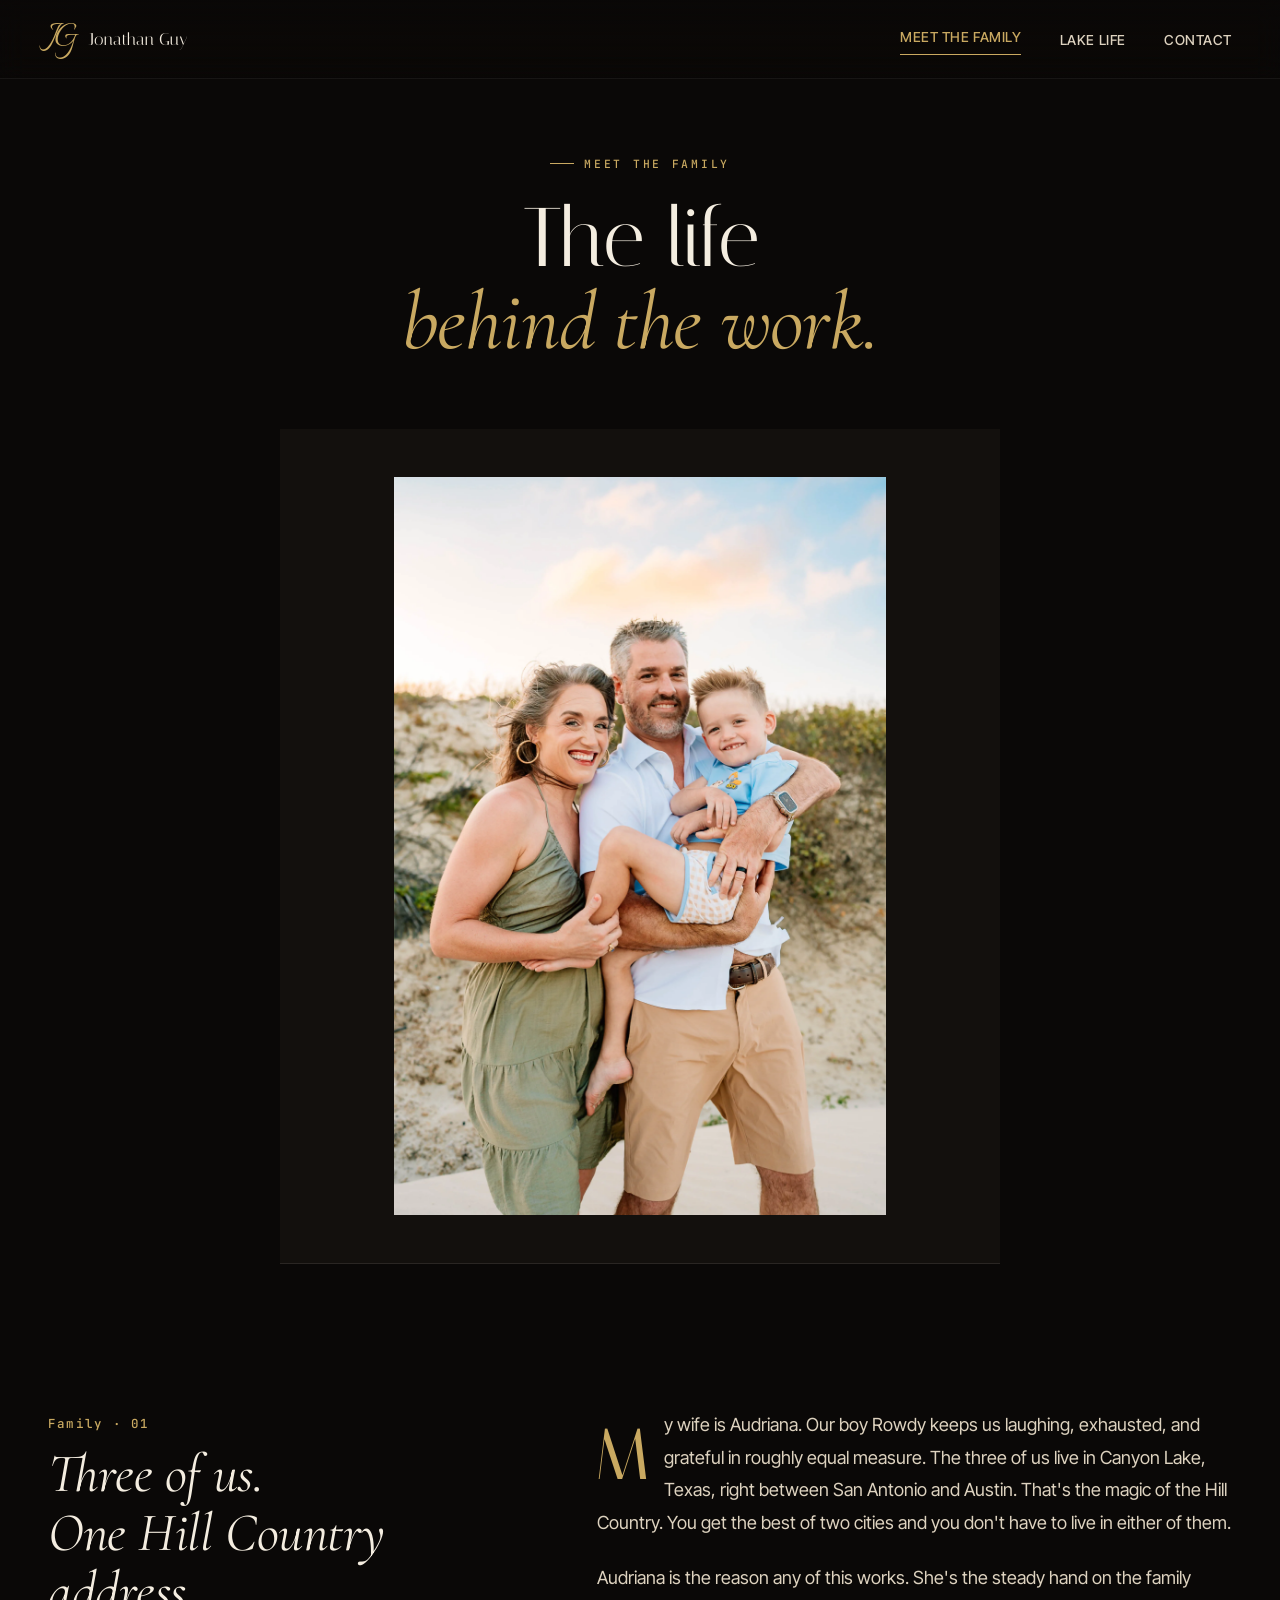
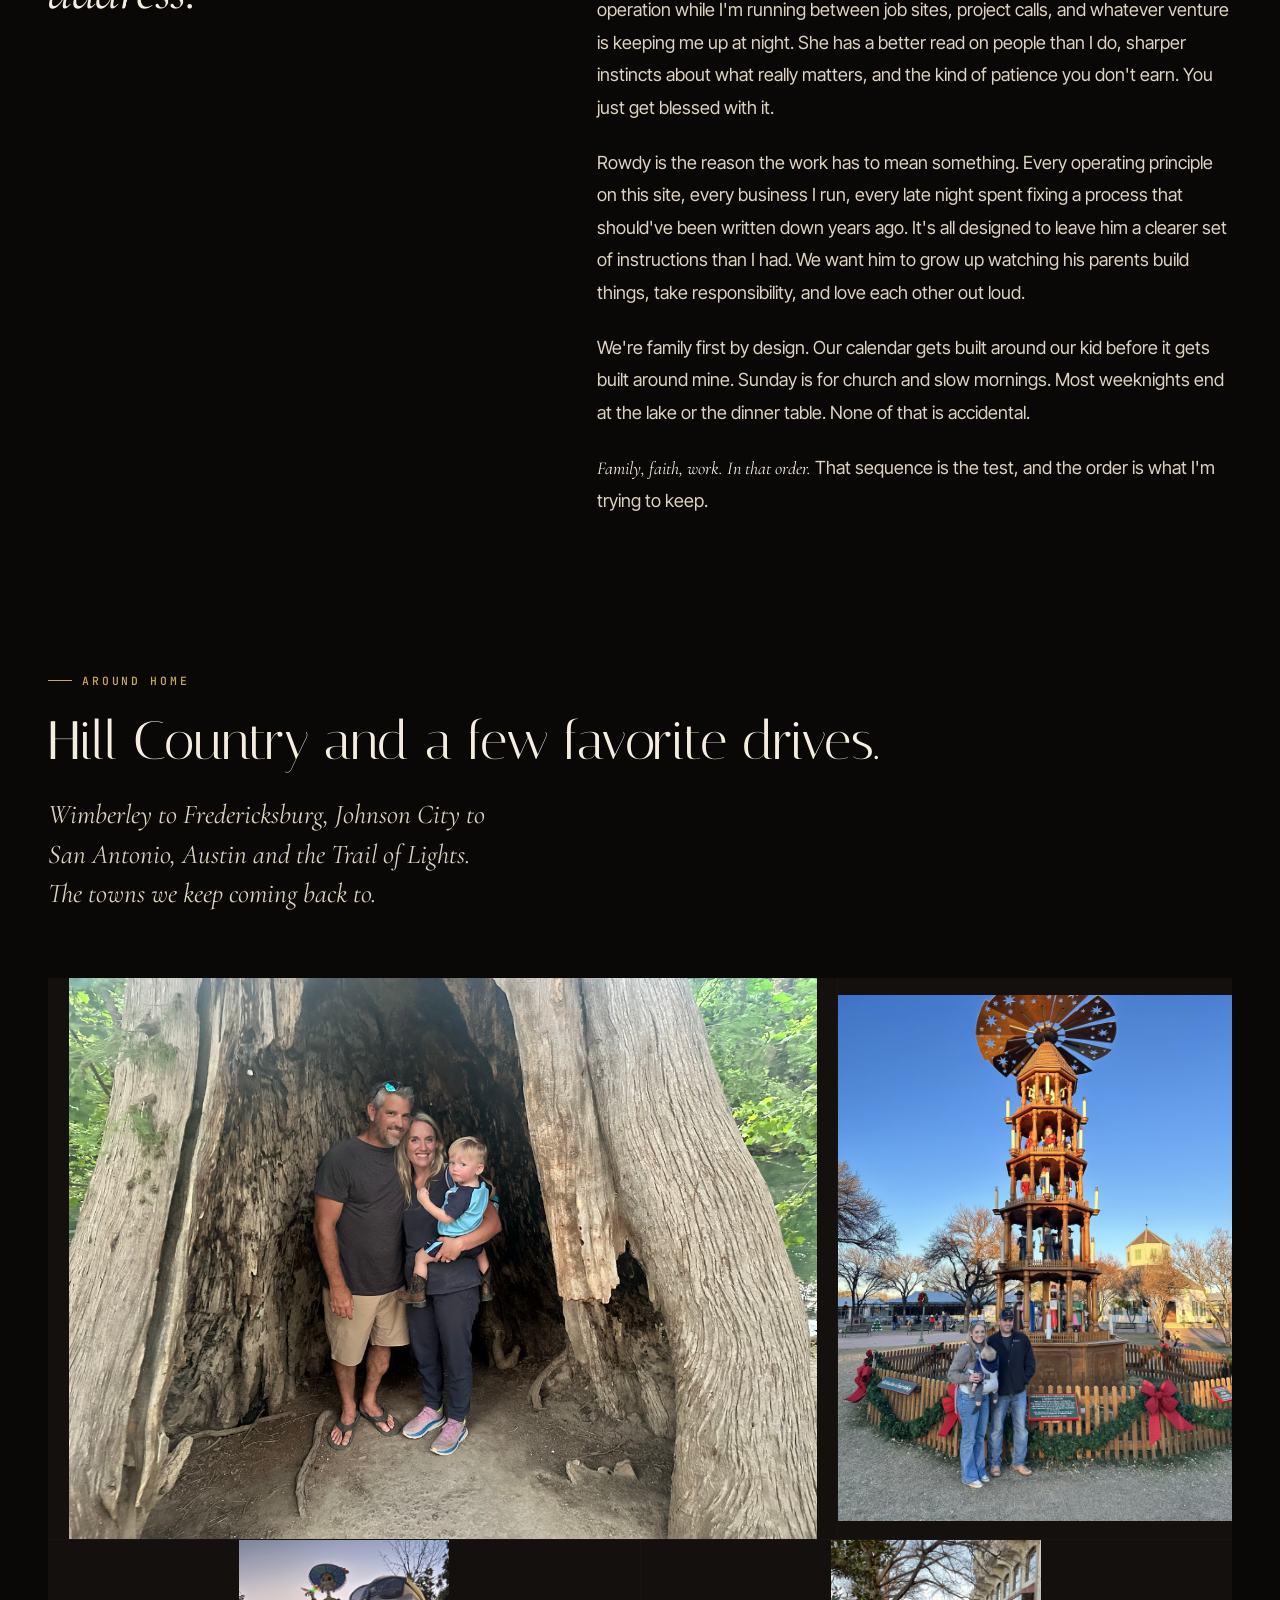
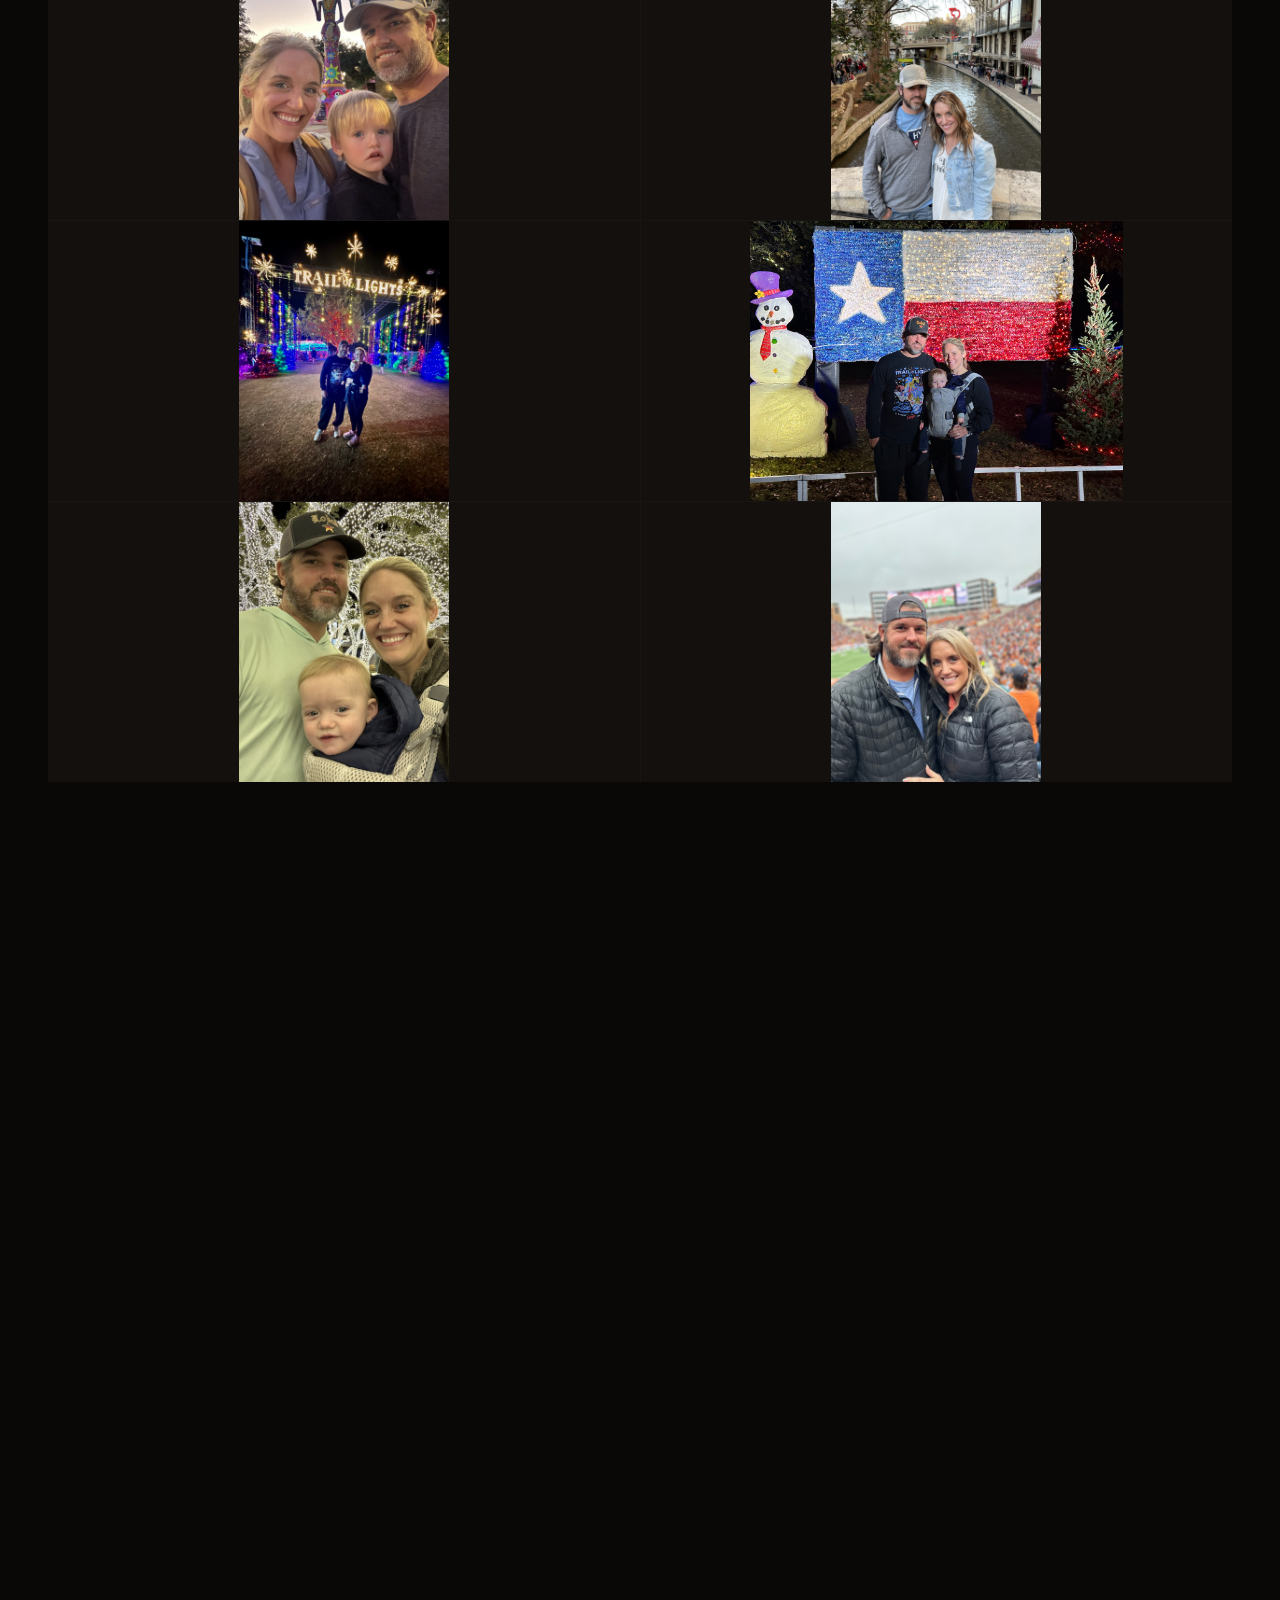
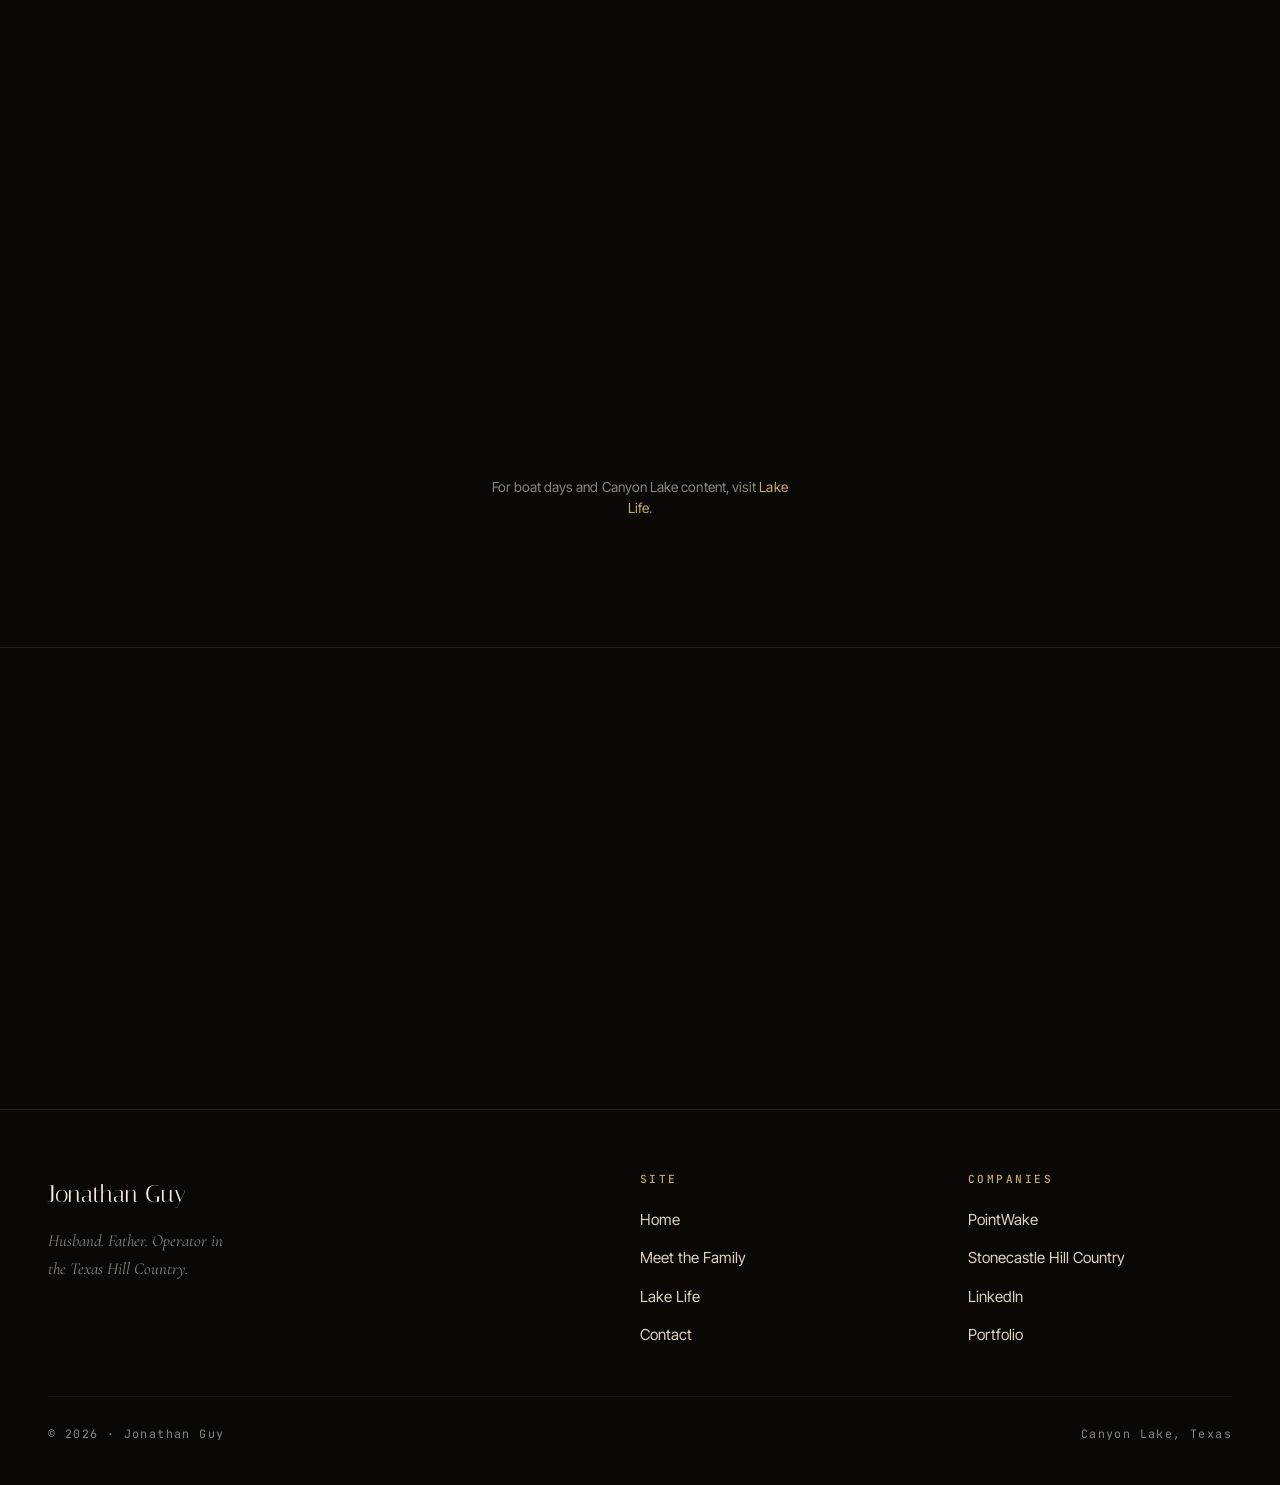
<file: family.html>
<!DOCTYPE html>
<html lang="en">
<head>
<meta charset="UTF-8" />
<meta name="viewport" content="width=device-width, initial-scale=1.0" />
<meta name="theme-color" content="#0a0807" />

<title>Meet the Family. Jonathan Guy.</title>
<meta name="description" content="Meet the family behind Jonathan Guy. Audriana and our boy Rowdy. Texas Hill Country, Canyon Lake, and the life behind the work." />
<meta name="keywords" content="Jonathan Guy family, Audriana Guy, Rowdy Guy, Canyon Lake Texas family, Wimberley, Fredericksburg, San Antonio, Trail of Lights" />
<meta name="robots" content="index, follow, max-image-preview:large" />
<link rel="canonical" href="https://thejonathanguy.com/family.html" />

<!-- Search Engine Verification: verified in Google Search Console via DNS (sc-domain property). Bing meta tag will be added when Bing Webmaster Tools is set up. -->

<meta property="og:type" content="profile" />
<meta property="og:title" content="Meet the Family. Jonathan Guy." />
<meta property="og:description" content="Audriana, Rowdy, and the Texas Hill Country life behind the work." />
<meta property="og:url" content="https://thejonathanguy.com/family.html" />
<meta property="og:image" content="https://thejonathanguy.com/images/family-hero.jpg" />
<meta name="twitter:card" content="summary_large_image" />

<link rel="preconnect" href="https://fonts.googleapis.com" />
<link rel="preconnect" href="https://fonts.gstatic.com" crossorigin />
<link rel="preconnect" href="https://www.googletagmanager.com" />
<link rel="stylesheet" href="https://fonts.googleapis.com/css2?family=Italiana&family=Italianno&family=Cormorant+Garamond:ital,wght@0,400;0,500;0,600;1,400;1,500&family=Inter+Tight:wght@400;500;600&family=JetBrains+Mono:wght@400;500&display=swap" />
<link rel="preload" as="image" href="/images/family-hero.webp" type="image/webp" fetchpriority="high" />
<link rel="stylesheet" href="/style.css" />
<link rel="icon" type="image/svg+xml" href="/favicon.svg" />

<script type="application/ld+json">
{
  "@context": "https://schema.org",
  "@type": "BreadcrumbList",
  "itemListElement": [
    { "@type": "ListItem", "position": 1, "name": "Home", "item": "https://thejonathanguy.com/" },
    { "@type": "ListItem", "position": 2, "name": "Meet the Family", "item": "https://thejonathanguy.com/family.html" }
  ]
}
</script>

<!-- Google Analytics 4 — paste GA4 measurement ID into the snippet below to activate. -->
<!--
<script async src="https://www.googletagmanager.com/gtag/js?id=G-XXXXXXXXXX"></script>
<script>
  window.dataLayer = window.dataLayer || [];
  function gtag(){dataLayer.push(arguments);}
  gtag('js', new Date());
  gtag('config', 'G-XXXXXXXXXX', { 'anonymize_ip': true });
</script>
-->
</head>

<body>
<a class="skip-link" href="#main">Skip to content</a>

<header class="site-header">
  <div class="container">
    <nav class="nav" aria-label="Primary">
      <a href="/" class="brand">
        <span class="mark" aria-hidden="true">JG</span>
        <span class="name">Jonathan Guy</span>
      </a>
      <ul class="nav-links">
        <li><a href="/family.html" aria-current="page">Meet the Family</a></li>
        <li><a href="/lake-life.html">Lake Life</a></li>
        <li><a href="/contact.html">Contact</a></li>
      </ul>
      <button class="nav-toggle" aria-label="Open menu" aria-expanded="false" aria-controls="mobile-panel">
        <svg width="18" height="14" viewBox="0 0 18 14" fill="none" stroke="currentColor" stroke-width="1.5"><path d="M0 1h18M0 7h18M0 13h12"/></svg>
      </button>
    </nav>
  </div>
  <div class="mobile-panel" id="mobile-panel">
    <ul>
      <li><a href="/">Home</a></li>
      <li><a href="/family.html">Meet the Family</a></li>
      <li><a href="/lake-life.html">Lake Life</a></li>
      <li><a href="/contact.html">Contact</a></li>
    </ul>
  </div>
</header>

<main id="main">

  <section class="section" style="padding-top: 9rem; padding-bottom: 3rem;">
    <div class="container-narrow reveal" style="text-align: center;">
      <span class="eyebrow" style="justify-content: center;">Meet the family</span>
      <h1 style="font-size: clamp(2.6rem, 6.5vw, 5.5rem);">
        The life
        <span class="serif-ital" style="display: block; color: var(--c-gold);">behind the work.</span>
      </h1>
    </div>
  </section>

  <!-- HERO IMAGE: family at the beach. Natural sizing, no crop, no clip. -->
  <section class="reveal" style="padding: 1rem 0 3rem;">
    <div class="feature feature-portrait">
      <picture>
        <source srcset="/images/family-hero.webp" type="image/webp" />
        <img src="/images/family-hero.jpg"
             alt="Jonathan, Audriana, and Rowdy together at the beach"
             width="2133" height="3200" loading="eager" fetchpriority="high" decoding="async" />
      </picture>
    </div>
  </section>

  <section class="story" style="padding-top: 6rem;">
    <div class="container">
      <div class="story-grid">
        <aside class="story-aside reveal">
          <div class="section-num">Family · 01</div>
          <h2 class="serif-ital">Three of us.<br/>One Hill Country<br/>address.</h2>
        </aside>
        <div class="story-body reveal">
          <p>
            My wife is Audriana. Our boy Rowdy keeps us laughing, exhausted, and grateful in roughly equal measure. The three of us live in Canyon Lake, Texas, right between San Antonio and Austin. That's the magic of the Hill Country. You get the best of two cities and you don't have to live in either of them.
          </p>
          <p>
            Audriana is the reason any of this works. She's the steady hand on the family operation while I'm running between job sites, project calls, and whatever venture is keeping me up at night. She has a better read on people than I do, sharper instincts about what really matters, and the kind of patience you don't earn. You just get blessed with it.
          </p>
          <p>
            Rowdy is the reason the work has to mean something. Every operating principle on this site, every business I run, every late night spent fixing a process that should've been written down years ago. It's all designed to leave him a clearer set of instructions than I had. We want him to grow up watching his parents build things, take responsibility, and love each other out loud.
          </p>
          <p>
            We're family first by design. Our calendar gets built around our kid before it gets built around mine. Sunday is for church and slow mornings. Most weeknights end at the lake or the dinner table. None of that is accidental.
          </p>
          <p>
            <em>Family, faith, work. In that order.</em> That sequence is the test, and the order is what I'm trying to keep.
          </p>
        </div>
      </div>
    </div>
  </section>

  <!-- HILL COUNTRY -->
  <section class="section" style="padding-top: 2rem;">
    <div class="container">
      <div class="reveal" style="margin-bottom: 3rem;">
        <span class="eyebrow">Around home</span>
        <h2>Hill Country and a few favorite drives.</h2>
        <p class="lede" style="margin-top: 1.5rem;">
          Wimberley to Fredericksburg, Johnson City to San Antonio, Austin and the Trail of Lights. The towns we keep coming back to.
        </p>
      </div>
    </div>
    <div class="container">
      <div class="gallery reveal">
        <figure class="g-wide">
          <img src="/images/wimberley.jpg" alt="Family in a hollow cypress tree in Wimberley, Texas" loading="lazy" />
          <figcaption>Wimberley, Texas</figcaption>
        </figure>
        <figure class="g-tall">
          <img src="/images/fredericksburg.jpg" alt="Audriana and Rowdy at the Fredericksburg Christmas Pyramid" loading="lazy" />
          <figcaption>Fredericksburg · Christmas Pyramid</figcaption>
        </figure>
        <figure class="g-half">
          <img src="/images/sa-dayofdead.jpg" alt="Family at the Catrina sculpture during Day of the Dead in San Antonio" loading="lazy" />
          <figcaption>Day of the Dead · San Antonio</figcaption>
        </figure>
        <figure class="g-half">
          <img src="/images/sa-riverwalk.jpg" alt="Jonathan and Audriana at the San Antonio River Walk" loading="lazy" />
          <figcaption>River Walk · San Antonio</figcaption>
        </figure>
        <figure class="g-half">
          <img src="/images/trail-lights.jpg" alt="Family at the entrance to the Austin Trail of Lights" loading="lazy" />
          <figcaption>Trail of Lights · Austin</figcaption>
        </figure>
        <figure class="g-half">
          <img src="/images/trail-lights-2.jpg" alt="Family in front of the Texas flag display at the Trail of Lights" loading="lazy" />
          <figcaption>Trail of Lights · Texas flag</figcaption>
        </figure>
        <figure class="g-half">
          <img src="/images/johnson-city.jpg" alt="Family at the Johnson City Christmas lights" loading="lazy" />
          <figcaption>Johnson City · Lights Spectacular</figcaption>
        </figure>
        <figure class="g-half">
          <img src="/images/ut-game.jpg" alt="Jonathan and Audriana at a UT football game in Austin" loading="lazy" />
          <figcaption>UT football · Austin</figcaption>
        </figure>
      </div>
    </div>
  </section>

  <!-- VACATION -->
  <section class="section" style="padding-top: 1rem;">
    <div class="container">
      <div class="reveal" style="margin-bottom: 3rem;">
        <span class="eyebrow">Off the map</span>
        <h2>Vacations and a few road trips.</h2>
        <p class="lede" style="margin-top: 1.5rem;">
          The trips that pulled us out of the ordinary and reminded us why we love the ordinary so much.
        </p>
      </div>
    </div>
    <div class="container">
      <div class="gallery reveal">
        <figure class="g-half">
          <img src="/images/bali.jpg" alt="Jonathan and Audriana on the Bali coast" loading="lazy" />
          <figcaption>Bali</figcaption>
        </figure>
        <figure class="g-half">
          <img src="/images/cozumel.jpg" alt="Jonathan and Audriana on the Cozumel coast" loading="lazy" />
          <figcaption>Cozumel</figcaption>
        </figure>
        <figure class="g-full">
          <img src="/images/cowboys-game.jpg" alt="Jonathan and Audriana at AT&amp;T Stadium for a Cowboys game" loading="lazy" />
          <figcaption>Cowboys · AT&amp;T Stadium</figcaption>
        </figure>
      </div>
      <p class="caption" style="text-align: center; margin-top: 2rem; max-width: 38ch; margin-left: auto; margin-right: auto;">
        For boat days and Canyon Lake content, visit <a href="/lake-life.html">Lake Life</a>.
      </p>
    </div>
  </section>

  <hr style="margin: 0 auto; max-width: 1320px;" />

  <section class="section" style="text-align: center;">
    <div class="container-narrow reveal">
      <span class="eyebrow" style="justify-content: center;">Continue</span>
      <h2 style="margin-bottom: 2rem;">More of the picture.</h2>
      <div class="btn-row" style="justify-content: center;">
        <a href="/lake-life.html" class="btn btn-primary">Lake Life</a>
        <a href="/" class="btn btn-ghost">Back to home</a>
      </div>
    </div>
  </section>

</main>

<footer class="site-footer">
  <div class="container">
    <div class="footer-grid">
      <div>
        <div class="footer-mark">Jonathan Guy</div>
        <div class="footer-tag">Husband. Father. Operator in the Texas Hill Country.</div>
      </div>
      <div class="footer">
        <h5>Site</h5>
        <ul>
          <li><a href="/">Home</a></li>
          <li><a href="/family.html">Meet the Family</a></li>
          <li><a href="/lake-life.html">Lake Life</a></li>
          <li><a href="/contact.html">Contact</a></li>
        </ul>
      </div>
      <div class="footer">
        <h5>Companies</h5>
        <ul>
          <li><a href="https://pointwake.com/" rel="noopener">PointWake</a></li>
          <li><a href="https://stonecastlehillcountry.com/" rel="noopener">Stonecastle Hill Country</a></li>
          <li><a href="https://www.linkedin.com/in/jonathan-guy-" rel="noopener">LinkedIn</a></li>
          <li><a href="https://www.mygreatlearning.com/eportfolio/jonathan-guy" rel="noopener">Portfolio</a></li>
        </ul>
      </div>
    </div>
    <div class="footer-copy">
      <span>© <span id="current-year">2026</span> · Jonathan Guy</span>
      <span>Canyon Lake, Texas</span>
    </div>
  </div>
</footer>

<script src="/main.js" defer></script>
</body>
</html>
</file>
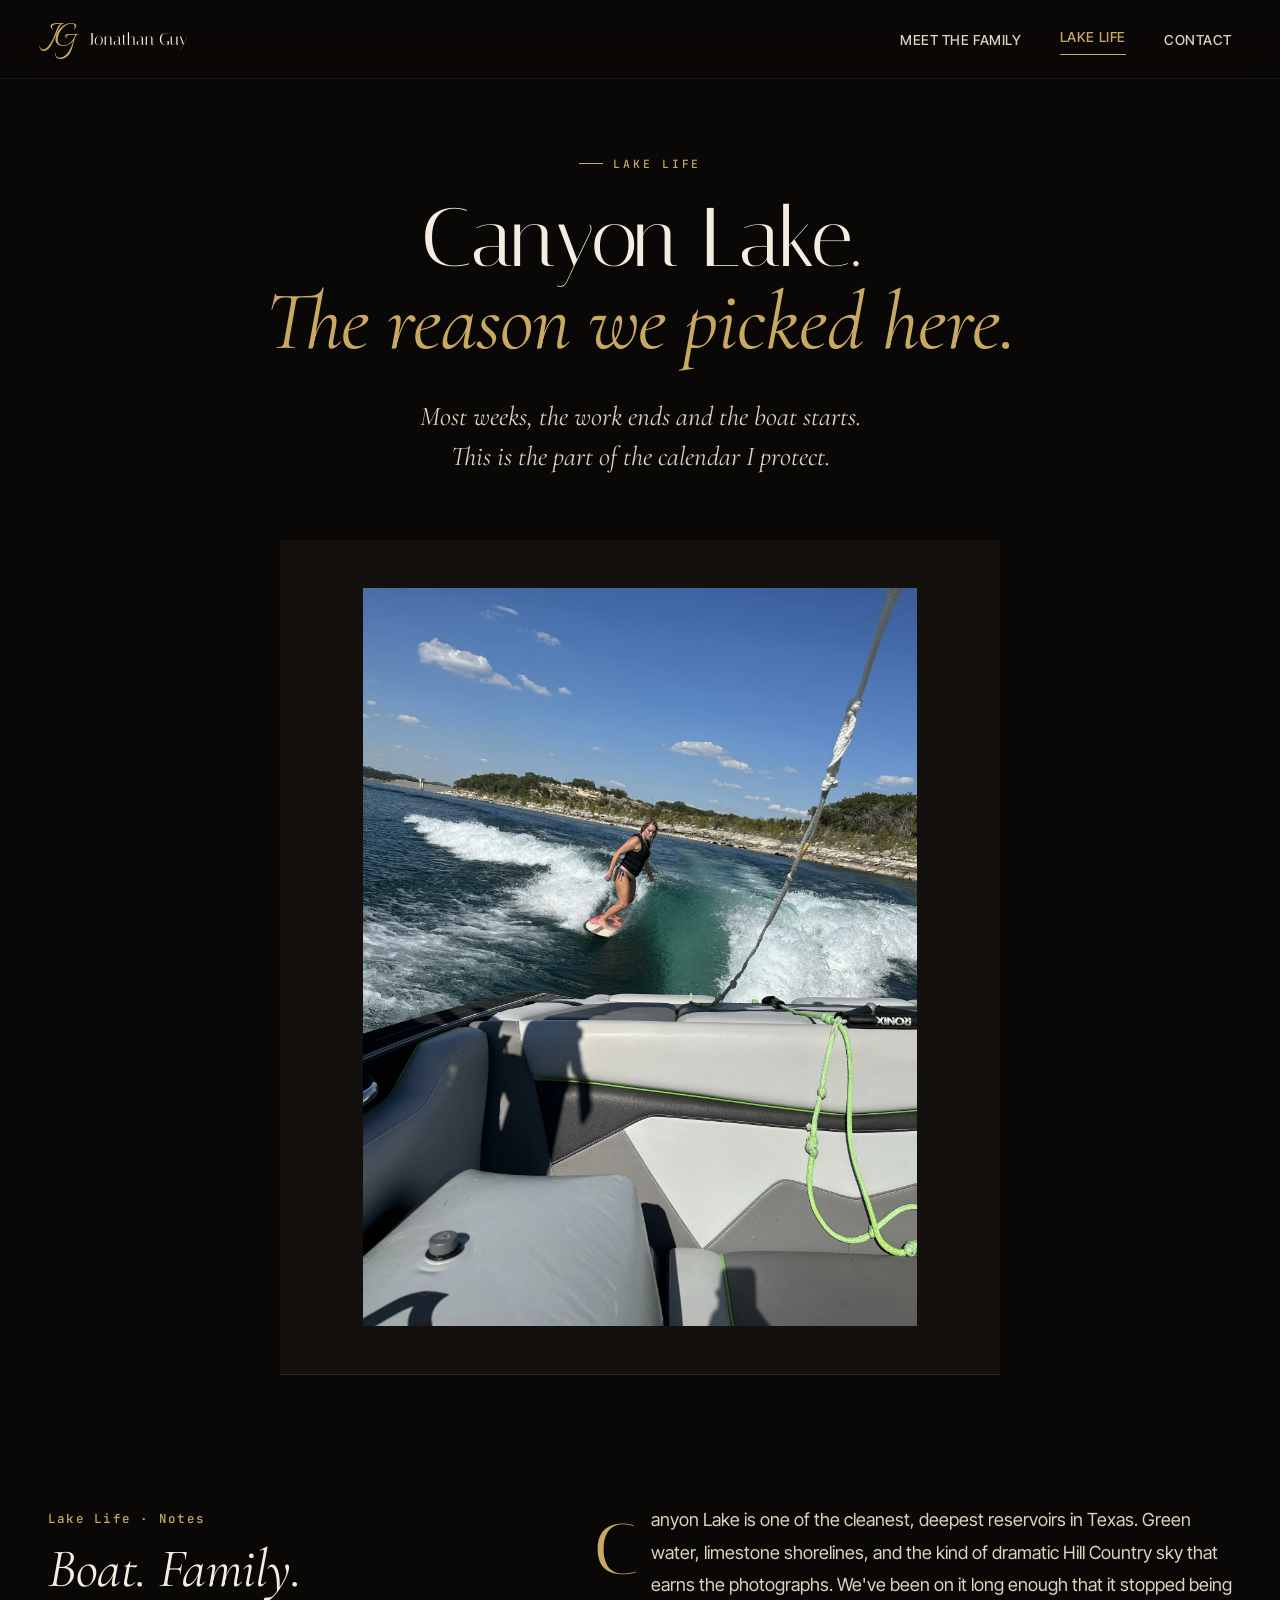
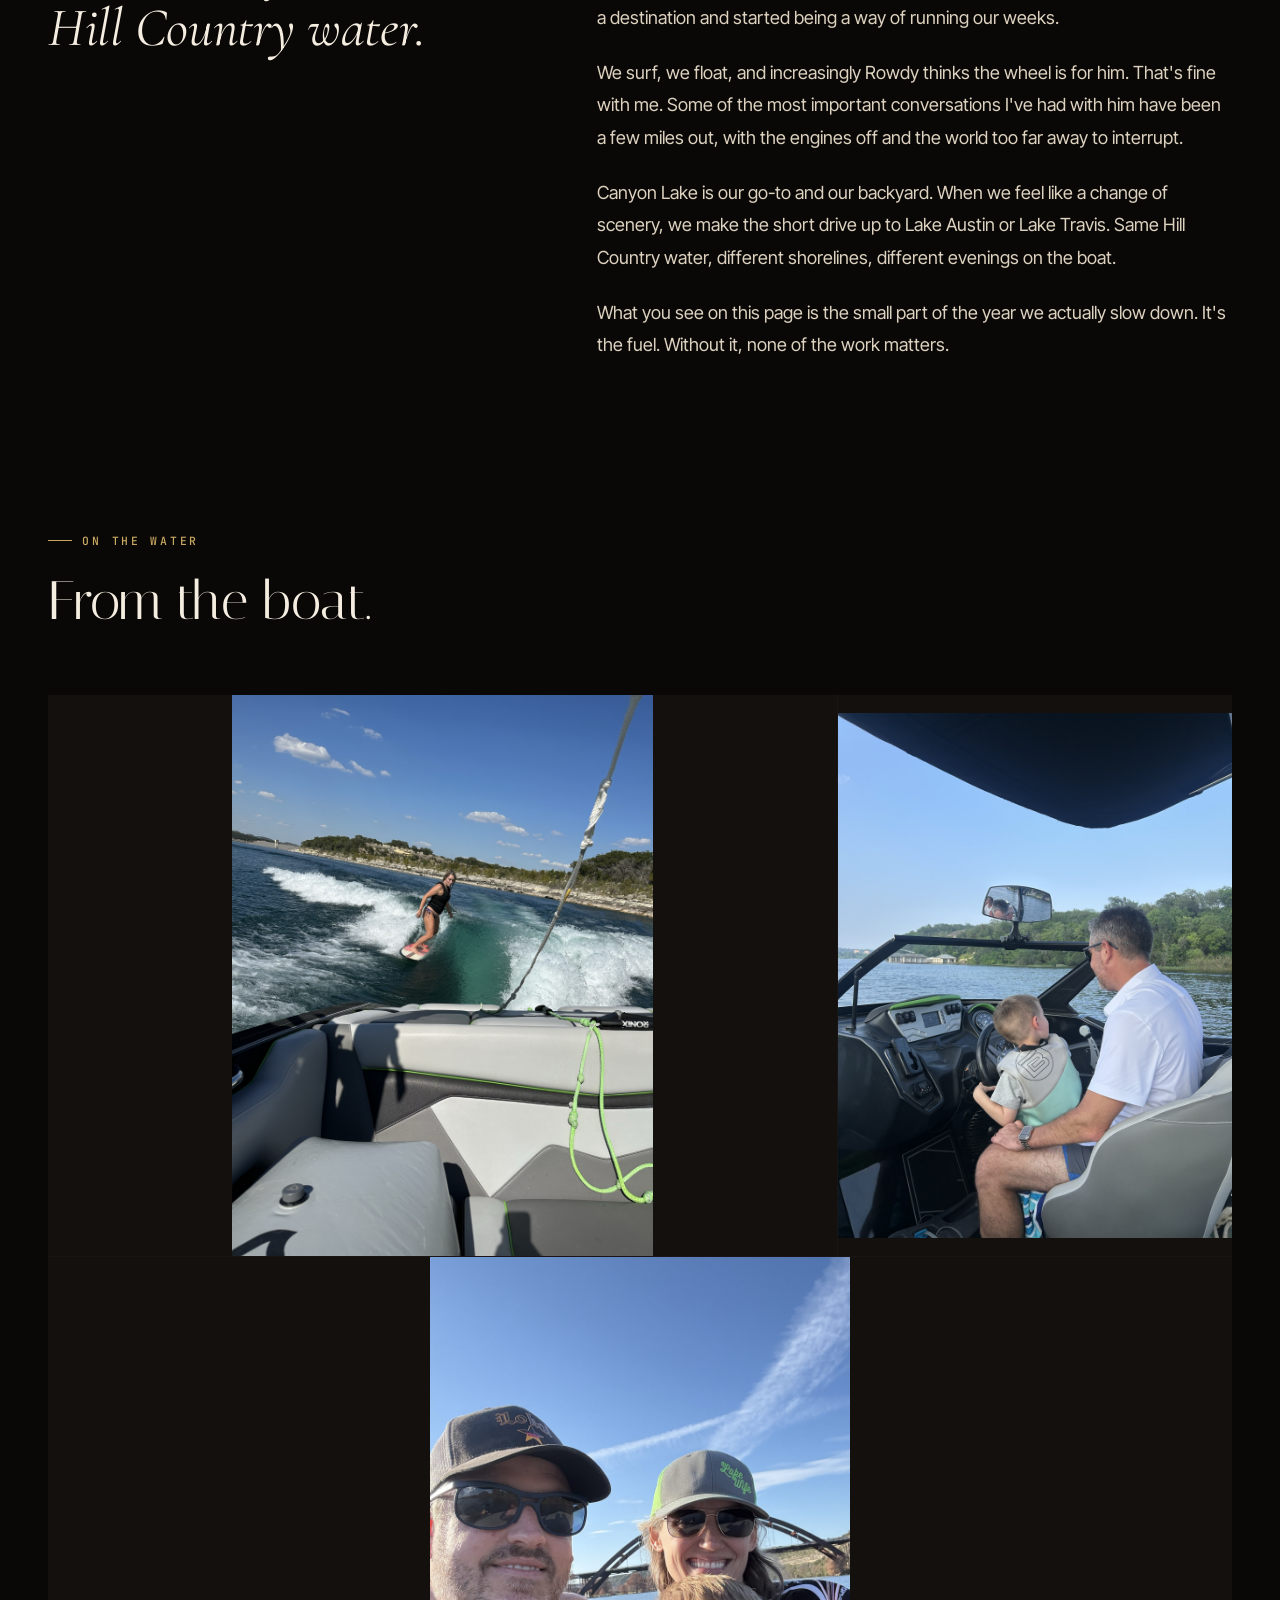
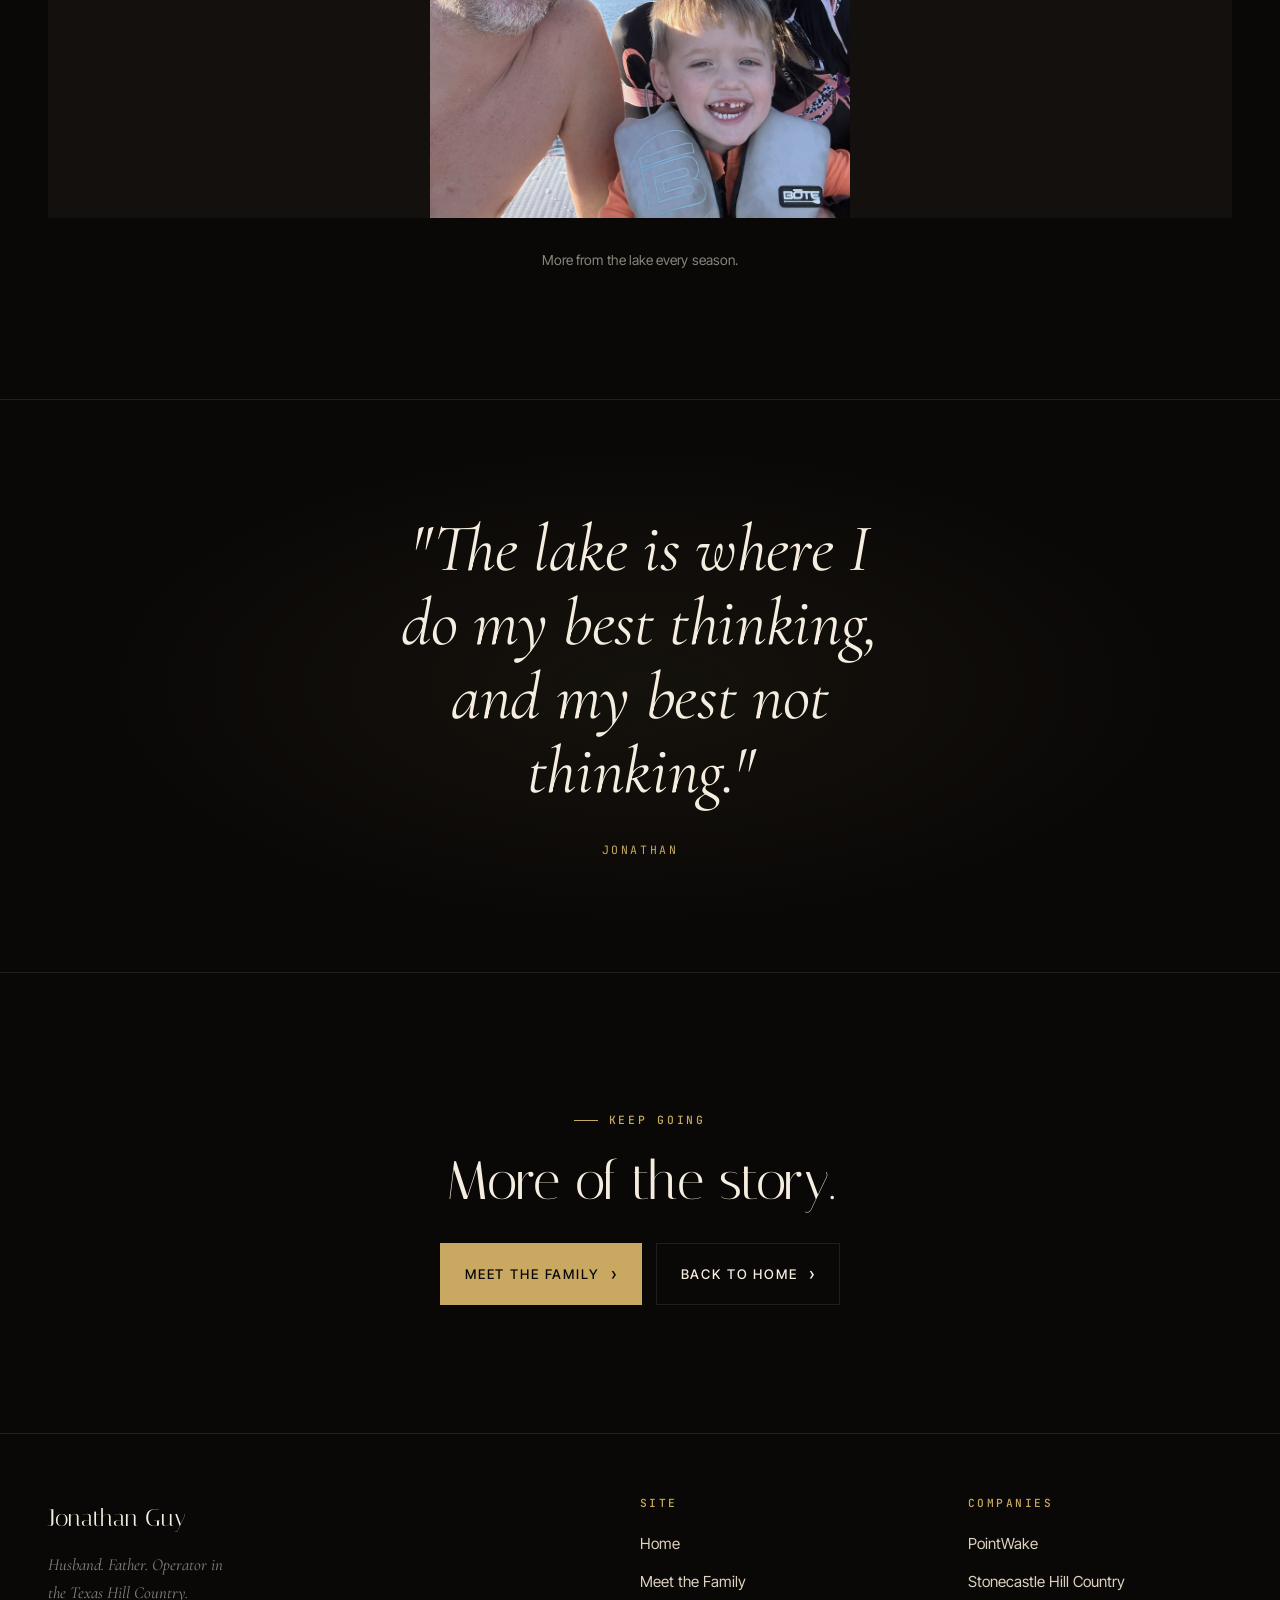
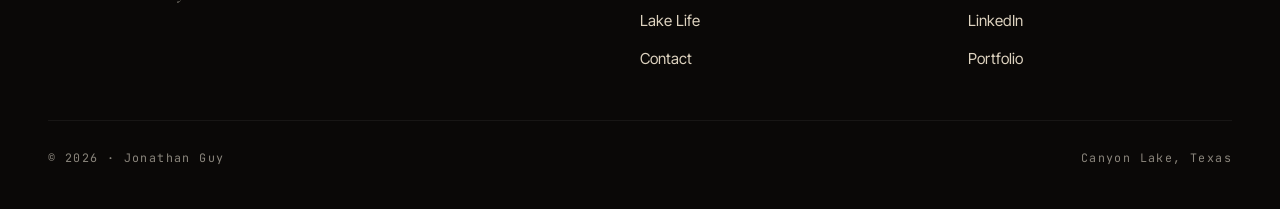
<file: lake-life.html>
<!DOCTYPE html>
<html lang="en">
<head>
<meta charset="UTF-8" />
<meta name="viewport" content="width=device-width, initial-scale=1.0" />
<meta name="theme-color" content="#0a0807" />

<title>Lake Life. Jonathan Guy.</title>
<meta name="description" content="Canyon Lake is our backyard. Lake Austin and Lake Travis when we feel like a drive. Wake surfing, the boat, and the part of the calendar we protect." />
<meta name="keywords" content="Canyon Lake Texas, Lake Austin, Lake Travis, wake surfing Canyon Lake, Texas Hill Country lake, Jonathan Guy lake life" />
<meta name="robots" content="index, follow, max-image-preview:large" />
<link rel="canonical" href="https://thejonathanguy.com/lake-life.html" />

<!-- Search Engine Verification: verified in Google Search Console via DNS (sc-domain property). Bing meta tag will be added when Bing Webmaster Tools is set up. -->

<meta property="og:type" content="article" />
<meta property="og:title" content="Lake Life. Jonathan Guy." />
<meta property="og:description" content="Canyon Lake, Lake Austin, Lake Travis. The boat. Family first." />
<meta property="og:url" content="https://thejonathanguy.com/lake-life.html" />
<meta property="og:image" content="https://thejonathanguy.com/images/canyonlake-surfing.jpg" />
<meta name="twitter:card" content="summary_large_image" />

<link rel="preconnect" href="https://fonts.googleapis.com" />
<link rel="preconnect" href="https://fonts.gstatic.com" crossorigin />
<link rel="preconnect" href="https://www.googletagmanager.com" />
<link rel="stylesheet" href="https://fonts.googleapis.com/css2?family=Italiana&family=Italianno&family=Cormorant+Garamond:ital,wght@0,400;0,500;0,600;1,400;1,500&family=Inter+Tight:wght@400;500;600&family=JetBrains+Mono:wght@400;500&display=swap" />
<link rel="preload" as="image" href="/images/canyonlake-surfing.webp" type="image/webp" fetchpriority="high" />
<link rel="stylesheet" href="/style.css" />
<link rel="icon" type="image/svg+xml" href="/favicon.svg" />

<!-- Google Analytics 4 — paste GA4 measurement ID into the snippet below to activate. -->
<!--
<script async src="https://www.googletagmanager.com/gtag/js?id=G-XXXXXXXXXX"></script>
<script>
  window.dataLayer = window.dataLayer || [];
  function gtag(){dataLayer.push(arguments);}
  gtag('js', new Date());
  gtag('config', 'G-XXXXXXXXXX', { 'anonymize_ip': true });
</script>
-->

<script type="application/ld+json">
{
  "@context": "https://schema.org",
  "@type": "BreadcrumbList",
  "itemListElement": [
    { "@type": "ListItem", "position": 1, "name": "Home", "item": "https://thejonathanguy.com/" },
    { "@type": "ListItem", "position": 2, "name": "Lake Life", "item": "https://thejonathanguy.com/lake-life.html" }
  ]
}
</script>
</head>

<body>
<a class="skip-link" href="#main">Skip to content</a>

<header class="site-header">
  <div class="container">
    <nav class="nav" aria-label="Primary">
      <a href="/" class="brand">
        <span class="mark" aria-hidden="true">JG</span>
        <span class="name">Jonathan Guy</span>
      </a>
      <ul class="nav-links">
        <li><a href="/family.html">Meet the Family</a></li>
        <li><a href="/lake-life.html" aria-current="page">Lake Life</a></li>
        <li><a href="/contact.html">Contact</a></li>
      </ul>
      <button class="nav-toggle" aria-label="Open menu" aria-expanded="false" aria-controls="mobile-panel">
        <svg width="18" height="14" viewBox="0 0 18 14" fill="none" stroke="currentColor" stroke-width="1.5"><path d="M0 1h18M0 7h18M0 13h12"/></svg>
      </button>
    </nav>
  </div>
  <div class="mobile-panel" id="mobile-panel">
    <ul>
      <li><a href="/">Home</a></li>
      <li><a href="/family.html">Meet the Family</a></li>
      <li><a href="/lake-life.html">Lake Life</a></li>
      <li><a href="/contact.html">Contact</a></li>
    </ul>
  </div>
</header>

<main id="main">

  <section class="section" style="padding-top: 9rem; padding-bottom: 3rem;">
    <div class="container-narrow reveal" style="text-align: center;">
      <span class="eyebrow" style="justify-content: center;">Lake Life</span>
      <h1 style="font-size: clamp(2.6rem, 6.5vw, 5.5rem);">
        Canyon Lake.
        <span class="serif-ital" style="display: block; color: var(--c-gold);">The reason we picked here.</span>
      </h1>
      <p class="lede" style="margin: 2rem auto 0;">
        Most weeks, the work ends and the boat starts. This is the part of the calendar I protect.
      </p>
    </div>
  </section>

  <!-- HERO IMAGE: Audriana wake surfing on Canyon Lake. Natural sizing. -->
  <section class="reveal" style="padding: 1rem 0 3rem;">
    <div class="feature feature-portrait">
      <picture>
        <source srcset="/images/canyonlake-surfing.webp" type="image/webp" />
        <img src="/images/canyonlake-surfing.jpg"
             alt="Audriana wake surfing on Canyon Lake, Texas"
             width="1800" height="2400" loading="eager" fetchpriority="high" decoding="async" />
      </picture>
    </div>
  </section>

  <section class="story" style="padding-top: 5rem;">
    <div class="container">
      <div class="story-grid">
        <aside class="story-aside reveal">
          <div class="section-num">Lake Life · Notes</div>
          <h2 class="serif-ital">Boat. Family.<br/>Hill Country water.</h2>
        </aside>
        <div class="story-body reveal">
          <p>
            Canyon Lake is one of the cleanest, deepest reservoirs in Texas. Green water, limestone shorelines, and the kind of dramatic Hill Country sky that earns the photographs. We've been on it long enough that it stopped being a destination and started being a way of running our weeks.
          </p>
          <p>
            We surf, we float, and increasingly Rowdy thinks the wheel is for him. That's fine with me. Some of the most important conversations I've had with him have been a few miles out, with the engines off and the world too far away to interrupt.
          </p>
          <p>
            Canyon Lake is our go-to and our backyard. When we feel like a change of scenery, we make the short drive up to Lake Austin or Lake Travis. Same Hill Country water, different shorelines, different evenings on the boat.
          </p>
          <p>
            What you see on this page is the small part of the year we actually slow down. It's the fuel. Without it, none of the work matters.
          </p>
        </div>
      </div>
    </div>
  </section>

  <section class="section" style="padding-top: 3rem;">
    <div class="container">
      <div class="reveal" style="margin-bottom: 1.5rem;">
        <span class="eyebrow">On the water</span>
        <h2>From the boat.</h2>
      </div>
    </div>
    <div class="container">
      <div class="gallery reveal">
        <figure class="g-wide">
          <img src="/images/canyonlake-surfing.jpg" alt="Audriana wake surfing on Canyon Lake" loading="lazy" />
          <figcaption>Wake surfing · Canyon Lake</figcaption>
        </figure>
        <figure class="g-tall">
          <img src="/images/canyonlake-boat-2.jpg" alt="Jonathan and Rowdy at the wheel of the wakeboat on Canyon Lake" loading="lazy" />
          <figcaption>Driver's seat · Canyon Lake</figcaption>
        </figure>
        <figure class="g-full">
          <img src="/images/canyonlake-boat-1.jpg" alt="Family on the boat at Canyon Lake" loading="lazy" />
          <figcaption>Family day · Canyon Lake</figcaption>
        </figure>
      </div>
      <p class="caption" style="text-align: center; margin-top: 2rem;">
        More from the lake every season.
      </p>
    </div>
  </section>

  <section class="pullquote reveal">
    <div class="container">
      <p class="pullquote-text">"The lake is where I do my best thinking, and my best not thinking."</p>
      <div class="pullquote-attr">Jonathan</div>
    </div>
  </section>

  <section class="section" style="text-align: center;">
    <div class="container-narrow reveal">
      <span class="eyebrow" style="justify-content: center;">Keep going</span>
      <h2 style="margin-bottom: 2rem;">More of the story.</h2>
      <div class="btn-row" style="justify-content: center;">
        <a href="/family.html" class="btn btn-primary">Meet the family</a>
        <a href="/" class="btn btn-ghost">Back to home</a>
      </div>
    </div>
  </section>

</main>

<footer class="site-footer">
  <div class="container">
    <div class="footer-grid">
      <div>
        <div class="footer-mark">Jonathan Guy</div>
        <div class="footer-tag">Husband. Father. Operator in the Texas Hill Country.</div>
      </div>
      <div class="footer">
        <h5>Site</h5>
        <ul>
          <li><a href="/">Home</a></li>
          <li><a href="/family.html">Meet the Family</a></li>
          <li><a href="/lake-life.html">Lake Life</a></li>
          <li><a href="/contact.html">Contact</a></li>
        </ul>
      </div>
      <div class="footer">
        <h5>Companies</h5>
        <ul>
          <li><a href="https://pointwake.com/" rel="noopener">PointWake</a></li>
          <li><a href="https://stonecastlehillcountry.com/" rel="noopener">Stonecastle Hill Country</a></li>
          <li><a href="https://www.linkedin.com/in/jonathan-guy-" rel="noopener">LinkedIn</a></li>
          <li><a href="https://www.mygreatlearning.com/eportfolio/jonathan-guy" rel="noopener">Portfolio</a></li>
        </ul>
      </div>
    </div>
    <div class="footer-copy">
      <span>© <span id="current-year">2026</span> · Jonathan Guy</span>
      <span>Canyon Lake, Texas</span>
    </div>
  </div>
</footer>

<script src="/main.js" defer></script>
</body>
</html>
</file>
<file: style.css>
/* ==========================================================================
   TheJonathanGuy.com
   Editorial personal site, Brandon B. Jonathan Guy
   Warm black, champagne gold, cream. Italiana serif, Italianno script.
   ========================================================================== */

:root {
  /* Color */
  --c-bg:           #0a0807;
  --c-surface:      #13100d;
  --c-surface-2:    #1a1612;
  --c-cream:        #f4ede0;
  --c-cream-soft:   #ddd2bf;
  --c-cream-dim:    #8a857c;
  --c-line:         rgba(244,237,224,0.10);
  --c-line-soft:    rgba(244,237,224,0.06);

  /* Champagne gold */
  --c-gold:         #c9a961;
  --c-gold-bright:  #e2c47a;
  --c-gold-deep:    #9d7d3a;
  --c-gold-line:    rgba(201,169,97,0.30);
  --c-gold-line-2:  rgba(201,169,97,0.16);
  --c-gold-glow:    rgba(201,169,97,0.06);

  /* Type */
  --f-display: 'Italiana', 'Cormorant Garamond', Georgia, 'Times New Roman', serif;
  --f-body:    'Cormorant Garamond', Georgia, serif;
  --f-script:  'Italianno', 'Petit Formal Script', cursive;
  --f-sans:    'Inter Tight', 'Inter', -apple-system, BlinkMacSystemFont, 'Segoe UI', sans-serif;
  --f-mono:    'JetBrains Mono', 'SF Mono', Menlo, Consolas, monospace;

  /* Layout */
  --container:        1320px;
  --container-narrow: 920px;
  --container-prose:  720px;
  --rule: 1px;

  /* Motion */
  --ease: cubic-bezier(0.22, 0.61, 0.36, 1);
  --t-fast: 220ms;
  --t-med:  420ms;
  --t-slow: 700ms;

  color-scheme: dark;
}

/* Reset / base */
*, *::before, *::after { box-sizing: border-box; }
html {
  scroll-behavior: smooth;
  -webkit-text-size-adjust: 100%;
  background: var(--c-bg);
}
body {
  margin: 0;
  font-family: var(--f-sans);
  font-size: 16.5px;
  line-height: 1.7;
  color: var(--c-cream-soft);
  background: var(--c-bg);
  -webkit-font-smoothing: antialiased;
  -moz-osx-font-smoothing: grayscale;
  font-feature-settings: 'kern', 'liga', 'calt';
  text-rendering: optimizeLegibility;
  overflow-x: hidden;
}
img, svg, video { max-width: 100%; height: auto; display: block; }
img { background-color: var(--c-surface); }

/* Display headings: Italiana */
h1, h2, h3, h4, h5, h6 {
  font-family: var(--f-display);
  color: var(--c-cream);
  font-weight: 400;
  line-height: 1.04;
  letter-spacing: -0.005em;
  margin: 0;
}
h1 {
  font-size: clamp(3rem, 8.5vw, 7.2rem);
  letter-spacing: -0.012em;
  line-height: 1.02;
}
h2 {
  font-size: clamp(2rem, 4.5vw, 3.4rem);
  letter-spacing: -0.008em;
  line-height: 1.08;
}
h3 {
  font-size: clamp(1.4rem, 2.2vw, 1.95rem);
  letter-spacing: -0.005em;
  line-height: 1.18;
}
h4 {
  font-size: 1.2rem;
  letter-spacing: 0;
}

/* Italic accent uses Cormorant for cleaner italic shapes (Italiana lacks an italic) */
.serif-ital {
  font-family: 'Cormorant Garamond', Georgia, serif;
  font-style: italic;
  font-weight: 400;
}

/* Script (cursive monogram) */
.script {
  font-family: var(--f-script);
  font-weight: 400;
  letter-spacing: 0;
  line-height: 0.9;
}

p {
  margin: 0 0 1.4rem;
  color: var(--c-cream-soft);
  font-size: 1.0625rem;
  line-height: 1.78;
}
p:last-child { margin-bottom: 0; }

a {
  color: var(--c-gold);
  text-decoration: none;
  position: relative;
  transition: color var(--t-fast) var(--ease);
  background-image: linear-gradient(currentColor, currentColor);
  background-size: 0% 1px;
  background-repeat: no-repeat;
  background-position: 0 100%;
}
a:hover {
  color: var(--c-gold-bright);
  background-size: 100% 1px;
  transition: background-size var(--t-med) var(--ease), color var(--t-fast) var(--ease);
}

::selection { background: var(--c-gold); color: var(--c-bg); }

strong { color: var(--c-cream); font-weight: 600; }
em { color: var(--c-cream); font-style: italic; font-family: 'Cormorant Garamond', Georgia, serif; }

hr {
  border: 0;
  height: 1px;
  background: var(--c-line);
  margin: 5rem 0;
}

/* Layout */
.container {
  max-width: var(--container);
  margin: 0 auto;
  padding: 0 1.75rem;
}
@media (min-width: 768px) {
  .container { padding: 0 3rem; }
}
.container-narrow {
  max-width: var(--container-narrow);
  margin: 0 auto;
  padding: 0 1.75rem;
}
@media (min-width: 768px) {
  .container-narrow { padding: 0 3rem; }
}
.container-prose {
  max-width: var(--container-prose);
  margin: 0 auto;
  padding: 0 1.75rem;
}
@media (min-width: 768px) {
  .container-prose { padding: 0 2rem; }
}

/* Editorial typography */
.eyebrow {
  display: inline-flex;
  align-items: center;
  gap: 0.65rem;
  font-family: var(--f-mono);
  font-size: 0.71rem;
  letter-spacing: 0.24em;
  text-transform: uppercase;
  color: var(--c-gold);
  font-weight: 500;
  margin: 0 0 1.4rem;
}
.eyebrow::before {
  content: "";
  width: 24px;
  height: 1px;
  background: var(--c-gold);
}

.section-num {
  display: inline-block;
  font-family: var(--f-mono);
  font-size: 0.78rem;
  letter-spacing: 0.18em;
  color: var(--c-gold);
  font-weight: 500;
  margin-bottom: 0.65rem;
}

.lede {
  font-family: 'Cormorant Garamond', Georgia, serif;
  font-weight: 400;
  font-style: italic;
  font-size: clamp(1.35rem, 2.2vw, 1.7rem);
  line-height: 1.45;
  color: var(--c-cream-soft);
  letter-spacing: 0;
  max-width: 38ch;
}

.smallcaps {
  font-family: var(--f-mono);
  font-size: 0.74rem;
  letter-spacing: 0.18em;
  text-transform: uppercase;
  color: var(--c-cream-dim);
  font-weight: 500;
}

.caption {
  font-family: var(--f-sans);
  font-size: 0.86rem;
  color: var(--c-cream-dim);
  letter-spacing: 0.005em;
  margin-top: 0.85rem;
  display: block;
  line-height: 1.55;
}

/* Header / Nav */
.site-header {
  position: fixed;
  inset: 0 0 auto 0;
  z-index: 50;
  background: linear-gradient(180deg, rgba(10,8,7,0.92) 0%, rgba(10,8,7,0.0) 100%);
  backdrop-filter: blur(14px) saturate(140%);
  -webkit-backdrop-filter: blur(14px) saturate(140%);
  border-bottom: 1px solid var(--c-line-soft);
  transition: border-color var(--t-fast) var(--ease), background var(--t-fast) var(--ease);
}
.nav {
  display: flex;
  align-items: center;
  justify-content: space-between;
  padding: 1.4rem 0;
}

/* Brand: cursive script monogram + name */
.brand {
  display: inline-flex;
  align-items: center;
  gap: 0.85rem;
  color: var(--c-cream);
  background: none;
  text-decoration: none;
}
.brand:hover { color: var(--c-gold); background-size: 0; }
.brand .mark {
  font-family: var(--f-script);
  font-size: 2.4rem;
  font-weight: 400;
  letter-spacing: -0.04em;
  color: var(--c-gold);
  line-height: 0.85;
  display: inline-block;
  margin-top: -2px;
}
.brand .name {
  font-family: var(--f-display);
  font-size: 1.05rem;
  letter-spacing: 0;
  color: inherit;
  line-height: 1;
}

.nav-links {
  display: none;
  list-style: none;
  margin: 0; padding: 0;
  gap: 2.4rem;
  align-items: center;
}
@media (min-width: 768px) {
  .nav-links { display: flex; }
}
.nav-links a {
  font-family: var(--f-sans);
  font-size: 0.86rem;
  letter-spacing: 0.04em;
  text-transform: uppercase;
  color: var(--c-cream-soft);
  background: none;
  font-weight: 500;
  transition: color var(--t-fast) var(--ease);
}
.nav-links a:hover, .nav-links a[aria-current="page"] { color: var(--c-gold); background-size: 0; }
.nav-links a[aria-current="page"]::after {
  content: "";
  display: block;
  height: 1px;
  background: var(--c-gold);
  margin-top: 4px;
}
.nav-toggle {
  display: inline-flex;
  align-items: center;
  justify-content: center;
  width: 44px; height: 44px;
  background: transparent;
  border: 1px solid var(--c-line);
  color: var(--c-cream);
  cursor: pointer;
  border-radius: 2px;
  transition: border-color var(--t-fast) var(--ease);
}
.nav-toggle:hover { border-color: var(--c-gold); }
@media (min-width: 768px) { .nav-toggle { display: none; } }

.mobile-panel {
  position: fixed;
  top: 73px; left: 0; right: 0;
  background: var(--c-surface);
  border-bottom: 1px solid var(--c-line);
  padding: 1.5rem 1.75rem 2rem;
  display: none;
  z-index: 49;
}
.mobile-panel.is-open { display: block; }
.mobile-panel ul { list-style: none; margin: 0; padding: 0; display: grid; gap: 1rem; }
.mobile-panel a {
  font-family: var(--f-display);
  font-size: 1.5rem;
  color: var(--c-cream);
  background: none;
}

/* Buttons */
.btn {
  display: inline-flex;
  align-items: center;
  gap: 0.7rem;
  padding: 0.95rem 1.5rem;
  font-family: var(--f-sans);
  font-size: 0.83rem;
  font-weight: 500;
  letter-spacing: 0.14em;
  text-transform: uppercase;
  border: 1px solid transparent;
  cursor: pointer;
  transition: all var(--t-fast) var(--ease);
  background: transparent;
  text-decoration: none;
  background-image: none;
}
.btn-primary {
  color: var(--c-bg);
  background: var(--c-gold);
  border-color: var(--c-gold);
}
.btn-primary:hover {
  background: var(--c-gold-bright);
  border-color: var(--c-gold-bright);
  color: var(--c-bg);
  transform: translateY(-1px);
  background-size: 0;
}
.btn-ghost {
  color: var(--c-cream);
  border-color: var(--c-line);
}
.btn-ghost:hover {
  border-color: var(--c-gold);
  color: var(--c-gold);
  background-size: 0;
}
.btn::after {
  content: "›";
  font-family: var(--f-sans);
  font-size: 1.1rem;
  letter-spacing: 0;
  transition: transform var(--t-fast) var(--ease);
}
.btn:hover::after { transform: translateX(3px); }
.btn-row {
  display: flex;
  flex-wrap: wrap;
  gap: 0.85rem;
}

/* Hero */
.hero {
  padding-top: 7rem;
  padding-bottom: 4.5rem;
  position: relative;
  overflow: hidden;
}
@media (min-width: 768px) {
  .hero { padding-top: 9rem; padding-bottom: 6rem; }
}
.hero-grid {
  display: grid;
  gap: 3rem;
  align-items: center;
}
@media (min-width: 900px) {
  .hero-grid {
    grid-template-columns: 1.05fr 1fr;
    gap: 5rem;
  }
}
.hero-portrait {
  position: relative;
  background: var(--c-surface);
  border: 1px solid var(--c-line);
  display: flex;
  align-items: center;
  justify-content: center;
  padding: 1.25rem;
  min-height: 420px;
}
.hero-portrait img {
  display: block;
  max-width: 100%;
  width: auto;
  height: auto;
  max-height: 78vh;
  object-fit: contain;
  object-position: center top;
  background: var(--c-surface);
  filter: contrast(1.04) saturate(0.96);
}
.hero-portrait::after {
  content: "";
  position: absolute; inset: 0;
  background: linear-gradient(180deg, transparent 60%, rgba(10,8,7,0.18) 100%);
  pointer-events: none;
}
.hero-meta {
  margin-top: 1.5rem;
  display: flex;
  gap: 1rem;
  align-items: center;
  font-family: var(--f-mono);
  font-size: 0.74rem;
  letter-spacing: 0.18em;
  text-transform: uppercase;
  color: var(--c-cream-dim);
  flex-wrap: wrap;
}
.hero-meta .dot {
  width: 4px; height: 4px; border-radius: 50%;
  background: var(--c-gold);
  display: inline-block;
}
.hero h1 {
  margin-bottom: 1.6rem;
}
.hero h1 .ital {
  font-style: italic;
  font-weight: 400;
  color: var(--c-gold);
  letter-spacing: 0;
  display: block;
  font-family: 'Cormorant Garamond', Georgia, serif;
  font-size: 0.7em;
  margin-top: 0.1em;
  line-height: 1;
}

/* Section */
.section {
  padding: 6rem 0;
  position: relative;
}
@media (min-width: 768px) {
  .section { padding: 8rem 0; }
}
.section-divider {
  height: 1px;
  background: var(--c-line);
  position: relative;
  margin: 0 auto;
  max-width: var(--container);
}
.section-divider::after {
  content: "";
  position: absolute;
  left: 50%;
  top: 50%;
  transform: translate(-50%, -50%);
  width: 6px; height: 6px;
  background: var(--c-gold);
  border-radius: 50%;
}

/* Credentials */
.credentials {
  padding: 6rem 0;
  border-top: 1px solid var(--c-line);
  background:
    radial-gradient(ellipse at top right, var(--c-gold-glow) 0%, transparent 55%),
    var(--c-bg);
}
.cert-grid {
  display: grid;
  gap: 3rem;
  align-items: center;
}
@media (min-width: 900px) {
  .cert-grid {
    grid-template-columns: 1.05fr 1fr;
    gap: 4.5rem;
  }
}
.cert-card {
  display: block;
  background: #fdfaf3;
  border: 1px solid var(--c-line);
  padding: 1rem;
  box-shadow: 0 30px 80px -40px rgba(0,0,0,0.7);
  transition: transform var(--t-med) var(--ease), box-shadow var(--t-med) var(--ease);
  text-decoration: none;
}
.cert-card:hover {
  transform: translateY(-3px);
  box-shadow: 0 40px 100px -40px rgba(201,169,97,0.35);
}
.cert-card img {
  display: block;
  width: 100%;
  height: auto;
}
.cert-issuer {
  font-family: var(--f-mono);
  font-size: 0.72rem;
  letter-spacing: 0.22em;
  text-transform: uppercase;
  color: var(--c-gold);
  margin-bottom: 1rem;
}
.cert-title {
  font-family: var(--f-display);
  font-size: clamp(1.6rem, 3.2vw, 2.4rem);
  line-height: 1.15;
  margin-bottom: 1rem;
  color: var(--c-cream);
}
.cert-presented {
  font-family: 'Cormorant Garamond', Georgia, serif;
  font-style: italic;
  font-size: 1.15rem;
  color: var(--c-cream-soft);
  margin-bottom: 2rem;
}
.cert-meta {
  list-style: none;
  padding: 0;
  margin: 0 0 1rem;
  display: grid;
  gap: 0.65rem;
  border-top: 1px solid var(--c-line-soft);
  padding-top: 1.5rem;
}
.cert-meta li {
  display: grid;
  grid-template-columns: 110px 1fr;
  gap: 1rem;
  align-items: baseline;
}
.cert-label {
  font-family: var(--f-mono);
  font-size: 0.68rem;
  letter-spacing: 0.18em;
  text-transform: uppercase;
  color: var(--c-cream-dim);
}
.cert-value {
  color: var(--c-cream);
  font-family: var(--f-sans);
  font-size: 0.96rem;
  line-height: 1.4;
}

/* Pull quote */
.pullquote {
  padding: 7rem 0;
  text-align: center;
  position: relative;
  background:
    radial-gradient(ellipse at center, var(--c-gold-glow) 0%, transparent 60%),
    var(--c-bg);
  border-top: 1px solid var(--c-line);
  border-bottom: 1px solid var(--c-line);
}
.pullquote-text {
  font-family: 'Cormorant Garamond', Georgia, serif;
  font-style: italic;
  font-weight: 400;
  font-size: clamp(2.2rem, 5.8vw, 4.2rem);
  line-height: 1.1;
  letter-spacing: -0.005em;
  color: var(--c-cream);
  max-width: 18ch;
  margin: 0 auto;
}
.pullquote-attr {
  margin-top: 2rem;
  font-family: var(--f-mono);
  font-size: 0.72rem;
  letter-spacing: 0.22em;
  text-transform: uppercase;
  color: var(--c-gold);
}

/* Companies */
.companies {
  padding: 6rem 0;
  background: var(--c-surface);
  border-top: 1px solid var(--c-line-soft);
  border-bottom: 1px solid var(--c-line-soft);
}
.companies-head {
  display: grid;
  gap: 2rem;
  margin-bottom: 4rem;
}
@media (min-width: 768px) {
  .companies-head {
    grid-template-columns: 1fr 1fr;
    align-items: end;
  }
}
.companies-grid {
  display: grid;
  gap: 1px;
  background: var(--c-line);
}
@media (min-width: 768px) {
  .companies-grid { grid-template-columns: 1fr 1fr; }
}
.company {
  background: var(--c-surface);
  padding: 3rem 2.5rem;
  display: flex;
  flex-direction: column;
  gap: 1.25rem;
  position: relative;
  overflow: hidden;
  text-decoration: none;
  background-image: none;
  transition: background var(--t-med) var(--ease);
  min-height: 320px;
}
.company:hover {
  background: var(--c-surface-2);
  background-size: 0;
}
.company-logo-row {
  display: flex;
  align-items: center;
  gap: 1rem;
  margin-bottom: 0.4rem;
}
.company-logo {
  width: 56px;
  height: 56px;
  border: 1px solid var(--c-gold-line);
  background: var(--c-bg);
  display: grid;
  place-items: center;
  flex-shrink: 0;
  border-radius: 4px;
  font-family: var(--f-display);
  font-size: 1.1rem;
  letter-spacing: 0.04em;
  color: var(--c-gold);
  overflow: hidden;
}
.company-logo img { object-fit: contain; max-width: 80%; max-height: 80%; }
.company-eyebrow {
  font-family: var(--f-mono);
  font-size: 0.7rem;
  letter-spacing: 0.22em;
  text-transform: uppercase;
  color: var(--c-gold);
  display: block;
}
.company h3 {
  font-family: var(--f-display);
  font-size: 2rem;
  font-weight: 400;
  letter-spacing: -0.005em;
  color: var(--c-cream);
  transition: color var(--t-fast) var(--ease);
}
.company:hover h3 { color: var(--c-gold-bright); }
.company p {
  color: var(--c-cream-dim);
  font-size: 0.97rem;
  line-height: 1.65;
  max-width: 38ch;
}
.company-arrow {
  position: absolute;
  top: 3rem; right: 2.5rem;
  font-family: var(--f-sans);
  font-size: 1.5rem;
  color: var(--c-cream-dim);
  transition: transform var(--t-med) var(--ease), color var(--t-fast) var(--ease);
}
.company:hover .company-arrow {
  color: var(--c-gold);
  transform: translate(4px, -4px);
}
.company-soon {
  display: inline-block;
  margin-top: auto;
  font-family: var(--f-mono);
  font-size: 0.7rem;
  letter-spacing: 0.18em;
  text-transform: uppercase;
  color: var(--c-cream-dim);
  border: 1px solid var(--c-line);
  padding: 0.3rem 0.6rem;
  border-radius: 2px;
  align-self: flex-start;
}

/* Story */
.story {
  padding: 7rem 0;
}
.story-grid {
  display: grid;
  gap: 4rem;
}
@media (min-width: 1000px) {
  .story-grid {
    grid-template-columns: 1fr 1.4fr;
    gap: 6rem;
    align-items: start;
  }
}
.story-aside {
  position: sticky;
  top: 8rem;
}
@media (max-width: 999px) {
  .story-aside { position: static; }
}
.story-body p {
  font-size: 1.13rem;
  line-height: 1.8;
  color: var(--c-cream-soft);
}
.story-body p:first-of-type::first-letter {
  font-family: var(--f-display);
  font-size: 4.5rem;
  float: left;
  line-height: 0.95;
  margin: 0.18em 0.18em 0 -0.05em;
  color: var(--c-gold);
  font-weight: 400;
}

/* Beliefs */
.beliefs {
  padding: 7rem 0;
  background: var(--c-surface);
  border-top: 1px solid var(--c-line-soft);
  border-bottom: 1px solid var(--c-line-soft);
}
.beliefs-grid {
  display: grid;
  gap: 0;
  margin-top: 4rem;
  border-top: 1px solid var(--c-line);
}
.belief {
  padding: 2.4rem 0;
  border-bottom: 1px solid var(--c-line);
  display: grid;
  gap: 1.2rem;
}
@media (min-width: 768px) {
  .belief {
    grid-template-columns: 80px 1fr 2fr;
    gap: 3rem;
    align-items: baseline;
  }
}
.belief-num {
  font-family: var(--f-mono);
  font-size: 0.74rem;
  letter-spacing: 0.18em;
  color: var(--c-gold);
}
.belief-title {
  font-family: 'Cormorant Garamond', Georgia, serif;
  font-style: italic;
  font-size: 1.5rem;
  font-weight: 400;
  letter-spacing: 0;
  color: var(--c-cream);
  line-height: 1.2;
}
.belief-detail {
  color: var(--c-cream-dim);
  font-size: 0.98rem;
  line-height: 1.65;
}

/* Gallery */
.gallery {
  display: grid;
  gap: 1px;
  background: var(--c-line-soft);
  margin-top: 4rem;
}
@media (min-width: 700px) {
  .gallery { grid-template-columns: repeat(6, 1fr); grid-auto-rows: 280px; }
}
.gallery figure {
  margin: 0;
  background: var(--c-surface);
  position: relative;
  overflow: hidden;
}
.gallery figure img {
  width: 100%; height: 100%;
  object-fit: contain;
  background: var(--c-surface);
  transition: transform var(--t-slow) var(--ease);
}
.gallery figure:hover img { transform: scale(1.02); }
@media (min-width: 700px) {
  .g-wide { grid-column: span 4; grid-row: span 2; }
  .g-tall { grid-column: span 2; grid-row: span 2; }
  .g-sq   { grid-column: span 2; grid-row: span 1; }
  .g-half { grid-column: span 3; grid-row: span 1; }
  .g-full { grid-column: span 6; grid-row: span 2; }
}
.gallery figcaption {
  position: absolute;
  bottom: 0; left: 0; right: 0;
  padding: 1.5rem;
  font-family: var(--f-mono);
  font-size: 0.72rem;
  letter-spacing: 0.14em;
  text-transform: uppercase;
  color: var(--c-cream);
  background: linear-gradient(180deg, transparent, rgba(10,8,7,0.85));
  opacity: 0;
  transition: opacity var(--t-med) var(--ease);
}
.gallery figure:hover figcaption { opacity: 1; }

/* Feature — natural image sizing, NEVER crops faces. No fixed aspect ratio. */
.feature {
  position: relative;
  width: 100%;
  background: var(--c-surface);
  border-bottom: 1px solid var(--c-line);
  display: flex;
  align-items: center;
  justify-content: center;
  padding: 1.5rem 1rem;
}
.feature img {
  display: block;
  max-width: 100%;
  width: auto;
  height: auto;
  max-height: 78vh;
  object-fit: contain;
  background: var(--c-surface);
}
.feature-portrait {
  max-width: 620px;
  margin: 0 auto;
  padding: 2rem 1rem;
}
.feature-portrait img {
  max-height: 74vh;
}
@media (min-width: 768px) {
  .feature { padding: 2rem 1.5rem; }
  .feature-portrait { max-width: 720px; padding: 3rem 1.5rem; }
  .feature-portrait img { max-height: 82vh; }
}

/* Article body */
.article {
  padding: 6rem 0 2rem;
}
.article-head {
  margin-bottom: 4rem;
}
.article-body p {
  font-size: 1.08rem;
  line-height: 1.78;
  color: var(--c-cream-soft);
}
.article-body h2, .article-body h3 {
  margin-top: 3.5rem;
  margin-bottom: 1.2rem;
}
.article-body ul, .article-body ol { padding-left: 1.4rem; margin-bottom: 1.5rem; }
.article-body li { margin-bottom: 0.55rem; color: var(--c-cream-soft); }

/* Contact */
.contact-card {
  display: grid;
  grid-template-columns: 1fr;
  border-top: 1px solid var(--c-line);
}
.contact-row {
  display: grid;
  grid-template-columns: 1fr;
  gap: 0.4rem;
  padding: 1.6rem 0;
  border-bottom: 1px solid var(--c-line);
}
@media (min-width: 700px) {
  .contact-row {
    grid-template-columns: 240px 1fr;
    gap: 2rem;
    align-items: baseline;
  }
}
.contact-label {
  font-family: var(--f-mono);
  font-size: 0.72rem;
  letter-spacing: 0.22em;
  text-transform: uppercase;
  color: var(--c-gold);
}
.contact-value {
  font-family: var(--f-display);
  font-size: 1.5rem;
  font-weight: 400;
  letter-spacing: 0;
  color: var(--c-cream);
}
.contact-value a {
  color: var(--c-cream);
  background: none;
}
.contact-value a:hover {
  color: var(--c-gold);
  background-size: 0;
}

/* Footer */
.site-footer {
  border-top: 1px solid var(--c-line);
  padding: 4rem 0 2.5rem;
  background: var(--c-bg);
}
.footer-grid {
  display: grid;
  gap: 2rem;
  margin-bottom: 3rem;
}
@media (min-width: 768px) {
  .footer-grid { grid-template-columns: 2fr 1fr 1fr; gap: 4rem; align-items: start; }
}
.footer-mark {
  font-family: var(--f-display);
  font-size: 1.5rem;
  font-weight: 400;
  letter-spacing: 0;
  color: var(--c-cream);
  margin-bottom: 0.75rem;
}
.footer-tag {
  font-family: 'Cormorant Garamond', Georgia, serif;
  font-style: italic;
  font-size: 1.05rem;
  color: var(--c-cream-dim);
  letter-spacing: 0;
  max-width: 28ch;
}
.footer h5 {
  font-family: var(--f-mono);
  font-size: 0.7rem;
  letter-spacing: 0.22em;
  text-transform: uppercase;
  color: var(--c-gold);
  font-weight: 500;
  margin: 0 0 1.2rem;
}
.footer ul { list-style: none; padding: 0; margin: 0; display: grid; gap: 0.65rem; }
.footer ul a {
  color: var(--c-cream-soft);
  font-size: 0.95rem;
  background: none;
}
.footer ul a:hover { color: var(--c-gold); background-size: 0; }
.footer-copy {
  border-top: 1px solid var(--c-line-soft);
  padding-top: 1.75rem;
  display: flex;
  flex-wrap: wrap;
  gap: 1rem;
  justify-content: space-between;
  font-family: var(--f-mono);
  font-size: 0.73rem;
  letter-spacing: 0.12em;
  color: var(--c-cream-dim);
}

/* Skip link */
.skip-link {
  position: absolute;
  left: -9999px;
  top: 0;
  background: var(--c-gold);
  color: var(--c-bg);
  padding: 0.75rem 1rem;
  z-index: 100;
  font-family: var(--f-mono);
  font-size: 0.78rem;
  letter-spacing: 0.14em;
  text-transform: uppercase;
}
.skip-link:focus { left: 1rem; top: 1rem; }

/* Reveal */
.reveal {
  opacity: 0;
  transform: translateY(14px);
  transition: opacity 800ms var(--ease), transform 800ms var(--ease);
}
.reveal.is-in {
  opacity: 1;
  transform: none;
}

@media (prefers-reduced-motion: reduce) {
  *, *::before, *::after {
    animation-duration: 0.01ms !important;
    transition-duration: 0.01ms !important;
  }
  .reveal { opacity: 1; transform: none; }
}

@media (max-width: 767px) {
  .nav { padding: 1rem 0; }
  .hero { padding-top: 5.5rem; }
  h1 .ital { font-size: 0.75em; }
  .belief { gap: 0.4rem; }
  .belief-num { font-size: 0.7rem; }
}
</file>
